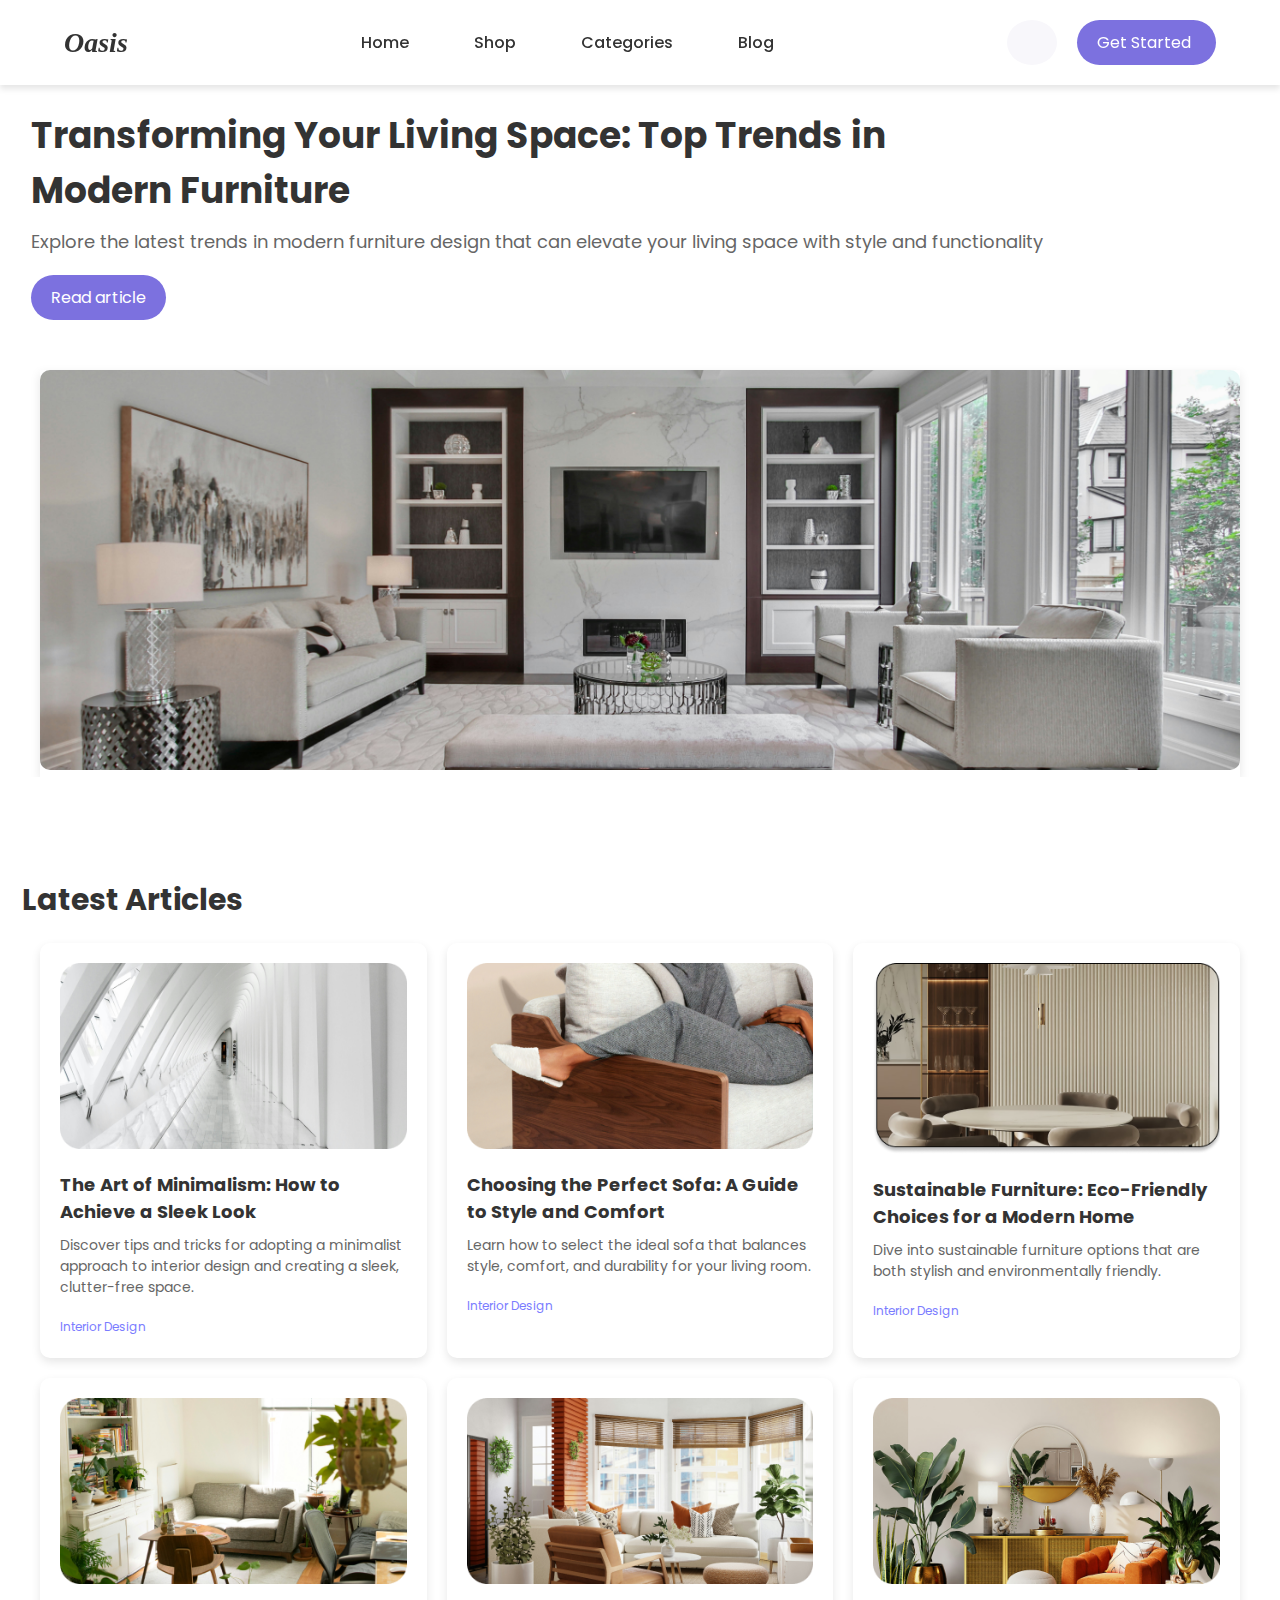
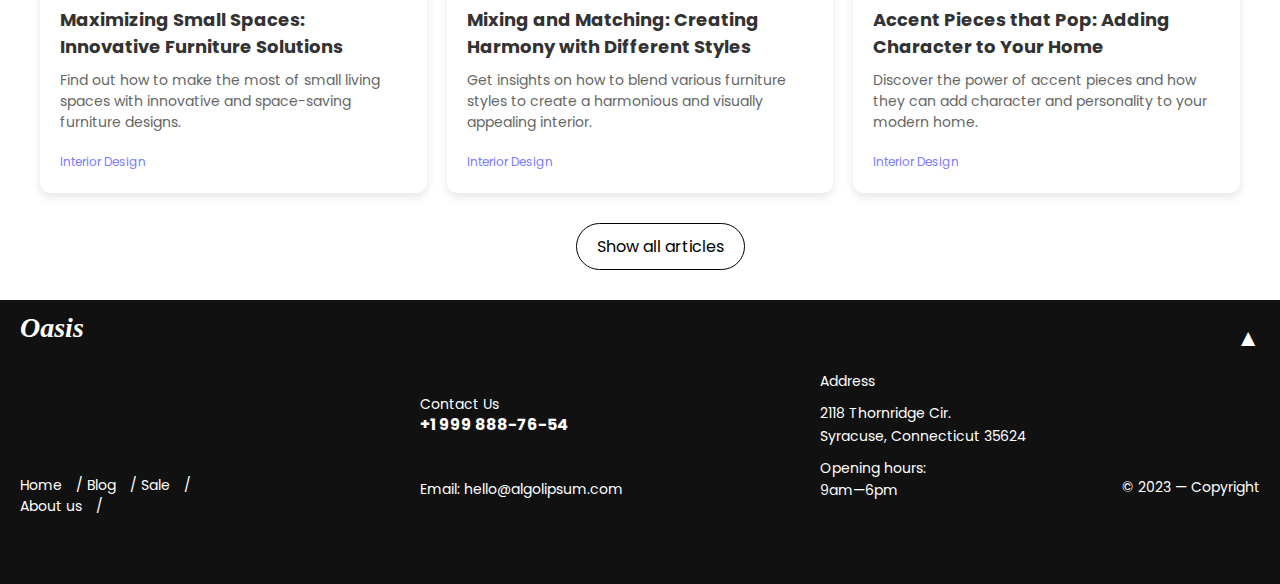
<file: Blog.html>
<!DOCTYPE html>
<html lang="en">
<head>
    <meta charset="UTF-8">
    <meta name="viewport" content="width=device-width, initial-scale=1.0">
    <title>Oasis</title>
    <link rel="stylesheet" href="blog.css">
    <link rel="stylesheet" href="https://unpkg.com/boxicons@latest/css/boxicons.min.css">
    <link rel="stylesheet" href="https://cdnjs.cloudflare.com/ajax/libs/font-awesome/6.6.0/css/all.min.css"
        integrity="sha512-Kc323vGBEqzTmouAECnVceyQqyqdsSiqLQISBL29aUW4U/M7pSPA/gEUZQqv1cwx4OnYxTxve5UMg5GT6L4JJg=="
        crossorigin="anonymous" referrerpolicy="no-referrer" />

    <link rel="preconnect" href="https://fonts.googleapis.com">
    <link rel="preconnect" href="https://fonts.gstatic.com" crossorigin>
    <link
        href="https://fonts.googleapis.com/css2?family=Poppins:ital,wght@0,100;0,200;0,300;0,400;0,500;0,600;0,700;0,800;0,900;1,100;1,200;1,300;1,400;1,500;1,600;1,700;1,800;1,900&display=swap"
        rel="stylesheet">
</head>
<body>
     <!-- Header -->
     <header>
        <div class="container">
            <div class="logo">Oasis</div>
            <nav>
                <ul class="nav-links" id="navLinks">
                    <li><a href="index.html">Home</a></li>
                    <li><a href="cart.html">Shop</a></li>
                    <li><a href="indexx.html">Categories</a></li>
                    <li><a href="blog.html">Blog</a></li>
                </ul>
            </nav>

            <div class="menu-icon" id="menuIcon">
                <i class="fa-solid fa-bars" id="openIcon"></i>
                <i class="fa-solid fa-times" id="closeIcon"></i>

            </div>

            <div class="actions">
                <a href="#" class="cart-icon">
                    <i class="fa-solid fa-cart-shopping"></i>
                </a>
                <a href="login.html" class="btn">Get Started <i class="fa-solid fa-arrow-right"></i></a>
            </div>

        </div>

    </header>

    <!-- Hero Section -->
    <section class="header-section">
        <div class="content-container">
            <h1>Transforming Your Living Space: Top Trends in <br>Modern Furniture</h1>
            <p>Explore the latest trends in modern furniture design that can elevate your living space with style and functionality</p>
            <a href="#" class="btn1">Read article</a>
        </div>
    </section>

    <section class="image-section">
        <div class="image-container">
            <img src="Picture.png" alt="Modern Living Room Design">
        </div>
    </section>

    <section class="articles-section"></section>
        <h2>Latest Articles</h2>
        <div class="articles-container">
            <div class="article">
                <img src="image2.png" alt="Minimalism Article">
                <h3>The Art of Minimalism: How to Achieve a Sleek Look</h3>
                <p>Discover tips and tricks for adopting a minimalist approach to interior design and creating a sleek, clutter-free space.</p>
                <a href="#">Interior Design</a>
            </div>

            <div class="article">
                <img src="image3.png" alt="Perfect Sofa Article">
                <h3>Choosing the Perfect Sofa: A Guide to Style and Comfort</h3>
                <p>Learn how to select the ideal sofa that balances style, comfort, and durability for your living room.</p>
                <a href="#">Interior Design</a>
            </div>

            <div class="article">
                <img src="image4.png" alt="Sustainable Furniture Article">
                <h3>Sustainable Furniture: Eco-Friendly Choices for a Modern Home</h3>
                <p>Dive into sustainable furniture options that are both stylish and environmentally friendly.</p>
                <a href="#">Interior Design</a>
            </div>

            <div class="article">
                <img src="image5.png" alt="Small Spaces Article">
                <h3>Maximizing Small Spaces: Innovative Furniture Solutions</h3>
                <p>Find out how to make the most of small living spaces with innovative and space-saving furniture designs.</p>
                <a href="#">Interior Design</a>
            </div>

            <div class="article">
                <img src="image6.png" alt="Mixing Styles Article">
                <h3>Mixing and Matching: Creating Harmony with Different Styles</h3>
                <p>Get insights on how to blend various furniture styles to create a harmonious and visually appealing interior.</p>
                <a href="#">Interior Design</a>
            </div>

            <div class="article">
                <img src="image7.png" alt="Accent Pieces Article">
                <h3>Accent Pieces that Pop: Adding Character to Your Home</h3>
                <p>Discover the power of accent pieces and how they can add character and personality to your modern home.</p>
                <a href="#">Interior Design</a>
            </div>
        </div>
        <div class="btn-container">
            <a href="#" class="btn2">Show all articles</a>
        </div>
    </section>

    <!-- Footer -->

    <footer class="footer">
        <div class="footer-container">
            <div class="footer-left">
                <h1 class="footer-logo">Oasis</h1>
                <div class="footer-nav">
                    <a href="#">Home</a> / 
                    <a href="#">Blog</a> / 
                    <a href="#">Sale</a> / <br>
                    <a href="#">About us</a> /
                </div>
            </div>
            <div class="footer-middle">
                <p>Contact Us</p>
                <p class="phone-number">+1 999 888-76-54</p>
                <p class="email">Email: <a href="mailto:hello@algolipsum.com">hello@algolipsum.com</a></p>
            </div>
            <div class="footer-right">
                <p>Address</p>
                <p>2118 Thornridge Cir.<br> Syracuse, Connecticut 35624</p>
                <p>Opening hours: <br>9am—6pm</p>
            </div>
        </div>
        <div class="footer-bottom">
            <p>&copy; 2023 — Copyright</p>
        </div>
        <div class="footer-back-to-top">
            <a href="#top">&#x25B2;</a>
        </div>
    </footer>
</body>
</html>
</file>
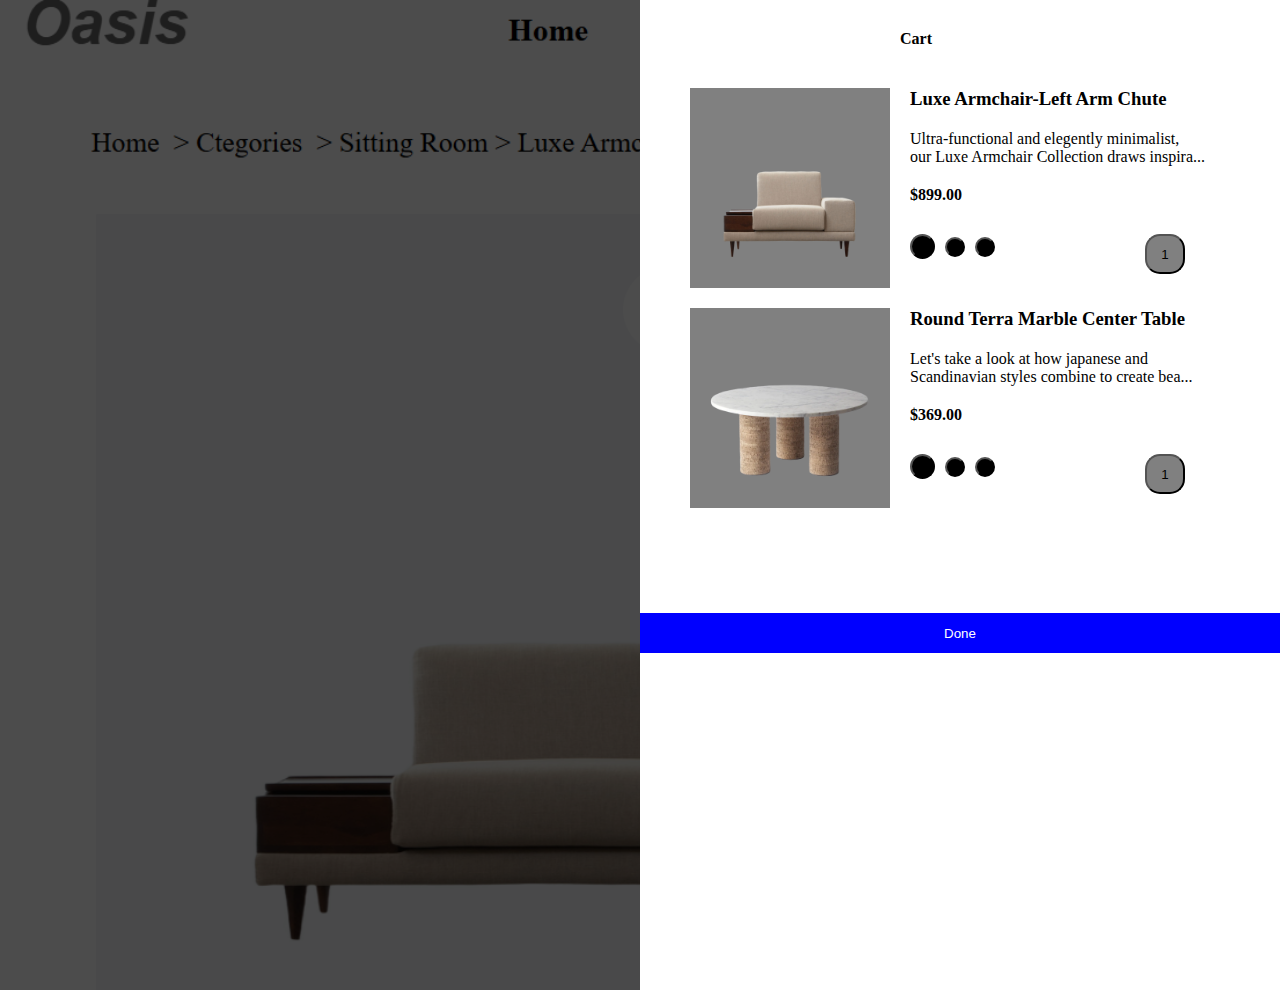
<file: cart.html>
<!DOCTYPE html>
<html lang="en">

<head>
    <meta charset="UTF-8">
    <meta name="viewport" content="width=device-width, initial-scale=1.0">
    <title>Document</title>
    <link rel="stylesheet" href="https://cdnjs.cloudflare.com/ajax/libs/font-awesome/6.6.0/css/all.min.css"
        integrity="sha512-Kc323vGBEqzTmouAECnVceyQqyqdsSiqLQISBL29aUW4U/M7pSPA/gEUZQqv1cwx4OnYxTxve5UMg5GT6L4JJg=="
        crossorigin="anonymous" referrerpolicy="no-referrer" />
    <style>
        * {
            margin: 0;
            padding: 0;
        }

        .main {
            height: 110vh;
            width: 100%;
            display: flex;

        }

        .main1 {
            height: 110vh;
            width: 50%;
            background-size: cover;
            background-image: url(carts.png);
            background-repeat: no-repeat;
            background-size: cover;
            background-color: rgba(0, 0, 0, 0.7);


        }

        .mainlogin {
            height: 100%;
            width: 100%;
            z-index: -1;
            background-color: rgba(0, 0, 0, 0.7);
        }

        .main2 {
            height: 110vh;
            width: 50%;
            background-color: white;

        }

        .main11 {
            width: 657px;
        }

        .box {
            display: flex;
            gap: 10px;
            margin-left: 183px;
            margin-bottom: 50px;
        }
        @media only screen and (max-width: 768px) {
    /* Container adjustments */
    .main {
        padding: 0;
    }

    .main1, .main2 {
        width: 100%;
        margin: 0;
    }

    .login-info {
        padding: 0 10px;
    }

    .info {
        flex-direction: column;
        justify-content: center;
        align-items: center;
    }

    .info a {
        margin: 0;
    }

    .info i {
        margin: 10px 0;
    }

    .info h4 {
        margin: 10px 0;
        text-align: center;
    }

    /* Cart item adjustments */
    .cart1 {
        flex-direction: column;
        align-items: center;
        width: 100%;
        height: auto;
        margin: 10px 0 ;
        padding: 10px;
        box-shadow: 0 2px 5px rgba(0,0,0,0.1);
    }

    .cart11 {
        margin-left: 7px;
        width: 100%;
        height: auto;
        display: flex;
        justify-content: center;
    }

    .cart11 img {
        width: 150px;
        height: 150px;
    }

    .cart12 {
        margin: 10px 0;
        text-align: center;
    }

    .cart12 h3 {
        font-size: 1rem;
    }

    .cart12 p {
        font-size: 0.9rem;
    }

    /* Quantity buttons adjustment */
    .cart12 div {
        justify-content: center;
    }

    .cart12 button {
        margin: 5px;
    }

    /* Done button adjustments */
    .login-info a button {
        width: 100%;
        margin-top: 30px;
    }
    .cart13{
        margin-top: 231px;
        margin-left: -1px;

    }
    .cart13 .img{
        margin-left: 7px;

    }
    .bbb{
        margin-top: 443px;
    }
}

    </style>
</head>

<body>
    <div class="main">
        <div class="main1">
            <div class="mainlogin">
            </div>
        </div>
        <div class="main2">
            <div class="login-info" style="margin-top: 30px;">
                <div class="info" style="display: flex;align-items: center;margin-bottom: 40px;">
                    <a href="index.html" style="text-decoration: none;color: black;">
                        <i class="fa-solid fa-xmark" style="margin-top: 0px;margin-left: 15px; margin-right: 245px;"></i></a>
                    <h4>Cart</h4>
                </div>
                <div class="cart1" style="display: flex; height: 200px; width: 90%;background-color: white;">
                    <div class="cart11" style="height: 200px; width: 200px;background-color:gray;margin-left:50px;">
                        <img src="cart1.png" style="height: 200px; width: 200px;">
                    </div>
                    <div class="cart12" style="margin-left: 20px;"> 
                        <h3>Luxe Armchair-Left Arm Chute</h3>
                        <p style="padding: 20px 0;">Ultra-functional and elegently minimalist,<br>our Luxe Armchair Collection draws inspira...</p>
                        <p style="padding-bottom: 30px;"><b>$899.00</b></p>
                        <div style="display: flex;">
                            <button style="height: 25px; width:25px;border-radius: 50%;background-color: black;"></button>
                            <button style="height: 20px; width:20px;border-radius: 50%;background-color: black;margin: 3px 10px;"></button>
                            <button style="height: 20px; width:20px;border-radius: 50%;background-color: black; margin-top: 3px;"></button>
                            <button style="height: 40px; width:40px;border-radius: 15px;background-color:gray;margin-left: 150px;">1</button>
                        </div>
                       
                        </div>
                    </div>
                    <div class="cart1"
                        style="display: flex; height: 200px; width: 90%;background-color: white;margin-top: 20px;">
                        <div class="cart13" style="height: 200px; width: 200px;background-color:gray;margin-left:50px;">
                            <img src="top13.png" style="height: 200px; width: 200px;">

                        </div>
                        <div class="cart12" style="margin-left: 20px;"> 
                            <h3>Round Terra Marble Center Table</h3>
                            <p style="padding: 20px 0;">Let's take a look at how japanese and <br>Scandinavian styles combine to create bea...</p>
                            <p style="padding-bottom: 30px;"><b>$369.00</b></p>
                            <div style="display: flex;">
                                <button style="height: 25px; width:25px;border-radius: 50%;background-color: black;"></button>
                                <button style="height: 20px; width:20px;border-radius: 50%;background-color: black;margin: 3px 10px;"></button>
                                <button style="height: 20px; width:20px;border-radius: 50%;background-color: black; margin-top: 3px;"></button>
                                <button style="height: 40px; width:40px;border-radius: 15px;background-color:gray;margin-left: 150px;">1</button>
                            </div>
                           
                            </div>
                    </div>


                    <a href="index.html"><button class="bbb" style="width:100%;height: 40px;background-color: blue;color: white;border: none;margin-top: 105px;">Done</button></a>






                </div>
            </div>
</body>

</html>
</file>
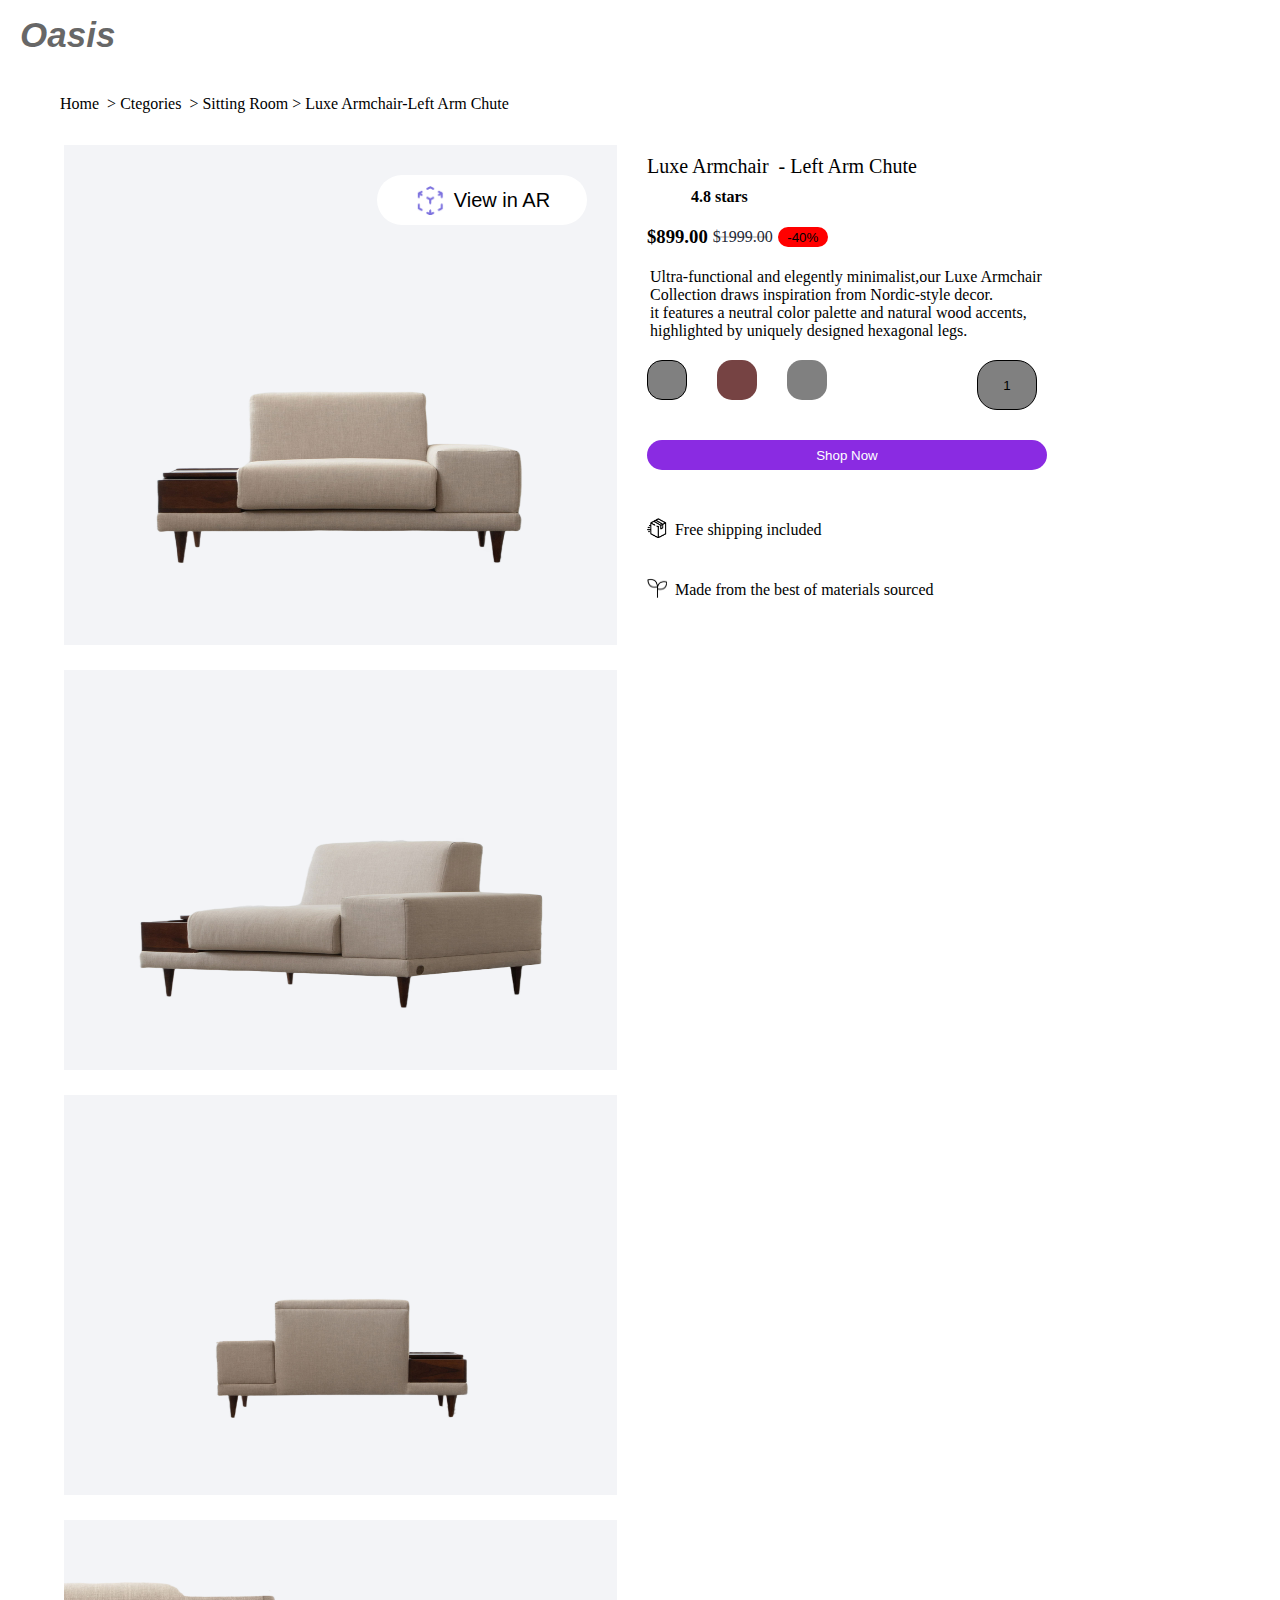
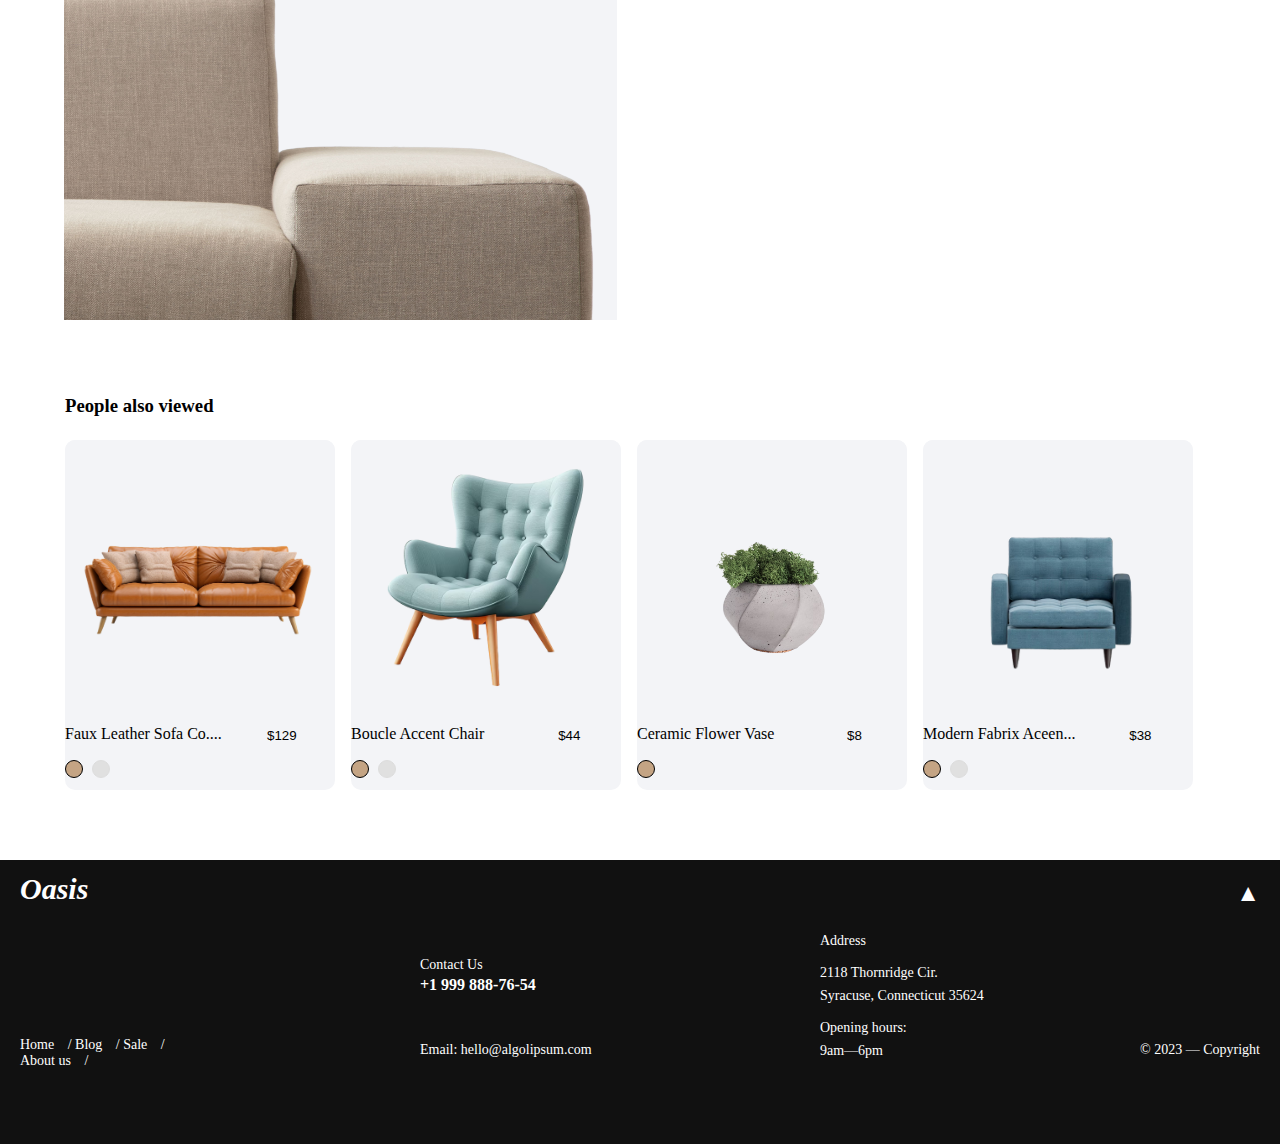
<file: cartpage.html>
<!DOCTYPE html>
<html lang="en">

<head>
    <meta charset="UTF-8">
    <meta name="viewport" content="width=device-width, initial-scale=1.0">
    <title>cart</title>
    <link rel="stylesheet" href="cartpage.css">
    <link rel="stylesheet" href="https://cdnjs.cloudflare.com/ajax/libs/font-awesome/6.6.0/css/all.min.css"
        integrity="sha512-Kc323vGBEqzTmouAECnVceyQqyqdsSiqLQISBL29aUW4U/M7pSPA/gEUZQqv1cwx4OnYxTxve5UMg5GT6L4JJg=="
        crossorigin="anonymous" referrerpolicy="no-referrer" />
</head>

<body>

    <div class="navbar">
        <div class="icon">
            <h2 class="logo">Oasis</h2>
        </div>
        <div class="menu">
            <i class="fa-solid fa-bars"></i>
        </div>
    </div>
    <div class="ct">
        <div style="height: 50px;margin-left: 60px;">Home &nbsp;>&nbsp;Ctegories &nbsp;>&nbsp;Sitting
            Room&nbsp;>&nbsp;Luxe Armchair-Left Arm Chute</div>
        <div class="ct1">
            <div class="ct11">
                <div class="ct11-1">
                    <button>
                        <img src="cartlogo.png" style="height: 30px;width: 30px;margin-left: 0px;">
                        <p style="font-size: 20px;padding-left: 10px;">View in AR</p>
                    </button>
                    <img src="cart1.png" style="width: 100%;height: 400px;">
                </div>
                <div class="ct11-2">
                    <img src="cart2.png" style="width: 100%;height: 400px;">

                </div>
                <div class="ct11-3">
                    <img src="cart3.png" style="width: 100%;height: 400px;">

                </div>
                <div class="ct11-4">
                    <img src="cart4.png" style="width: 100%;height: 400px;">

                </div>
            </div>
            <div class="ct22">
                <div class="ct22-1">
                    <p style="font-size: 20px;padding-left: 10px;margin-top: 10px;">Luxe Armchair &nbsp;-&nbsp;Left Arm
                        Chute</p>
                    <div class="ic" style="display: flex;margin-top: 10px;margin-left: 10px;">
                        <i class="fa-solid fa-star" style="color: yellow;"></i>&nbsp;&nbsp;
                        <i class="fa-solid fa-star" style="color: yellow;"></i>&nbsp;&nbsp;
                        <i class="fa-solid fa-star" style="color: yellow;"></i>&nbsp;&nbsp;

                        <i class="fa-solid fa-star" style="color: yellow;"></i>&nbsp;&nbsp;
                        <i class="fa-solid fa-star"></i>&nbsp;&nbsp;&nbsp;
                        <h4>4.8 stars</h4>


                    </div>
                    <div class="ct22-2" style="display: flex;margin-top: 20px;margin-left: 10px;">
                        <h3>$899.00</h3>
                        <p class="line">

                        </p>
                        <button style="width: 50px;height: 20px;margin-top: 1px; background-color: red;">-40%</button>
                    </div>
                    <p style="margin: 20px 0 20px 13px;">
                        Ultra-functional and elegently minimalist,our Luxe Armchair<br> Collection draws inspiration
                        from Nordic-style decor.<br>it features a neutral color palette and natural wood
                        accents,<br>highlighted by uniquely designed hexagonal legs.
                    </p>
                    <div class="btns" style="display: flex;padding: 0 10px;height: 50px;">
                        <button
                            style="background-color: gray;height: 40px;width: 40px;border-radius: 15px;border: 1px solid black;margin-top: 0px;"><i
                                class="fa-solid fa-check"></i></button>
                        <button
                            style="background-color: rgb(118, 67, 67);height: 40px;width: 40px;border-radius: 15px;margin-top: 0px;"></button>
                        <button
                            style="background-color: gray;height: 40px;width: 40px;border-radius: 15px;margin-top:0px"></button>
                        <button
                            style="background-color: gray;height: 50px;width: 60px;border-radius: 20px;border: 1px solid black;margin-left: 120px;margin-top: 0px;">1</button>
                    </div>
                    <a href="checkout.html"><button
                        style="width: 400px;height: 30px;background-color: blueviolet;color: white;margin-right: 30px;">Shop
                        Now</button></a>

                </div>
                <div class="ct33"
                    style="display: flex;align-items: center;height:40px;width:300px;margin-top: 100px; margin-left: 10px;">
                    <div class="34">
                        <img src="icon1.png" style="height: 20px;width:20px;">&nbsp;&nbsp;
                    </div>
                    <div class="35">
                        Free shipping included
                    </div>
                </div>
                <div class="ct33"
                    style="display: flex;align-items: center;height:40px;width:300px;margin-top:20px; margin-left: 10px;">
                    <div class="34">
                        <img src="icon2.png" style="height: 20px;width:20px;">&nbsp;&nbsp;
                    </div>
                    <div class="35">
                        Made from the best of materials sourced
                    </div>
                </div>

            </div>
        </div>
    </div>
    <div class="tops">
        
           

<div class="top1">
<div class="top1-2">
<h3 style="padding-top: 30px;">People also viewed</h3>
<button class="btn1" style="border:none;margin-right: -65px;">
<p style="margin-right: 20px;"><a href="#"><i class="fa-solid fa-arrow-left-long"></i></a></p>

<p><a href="#"><i class="fa-solid fa-arrow-right-long"></i></a></p>
</button>
</div>
<div class="tops" style="margin-bottom: 70px;">
<div class="top3">
    <div class="tp31">
        <div class="tp13">
            <img src="top1.png" style="height:260px;width: 264px;"><br>

        </div>
        <div class="tp13-1">
            <p style="margin-top: 5px;margin-right: 30px;">Faux Leather Sofa Co....</p>
            <button class="btn5">$129</button>
        </div>
        <div class="colors">
            <span class="color-circle" style="background-color: #c4a484;border:1px solid"></span>
            <span class="color-circle" style="background-color: #e0e0e0;"></span>

        </div>


    </div>
    <div class="tp31">
        <div class="tp13">
            <img src="top2.png" style="height:270px;width: 262px;">
        </div>
        <div class="tp13-1">
            <p style="margin-top: 5px;margin-right: 55px;">Boucle Accent Chair</p>
            <button class="btn5">$44</button>
        </div>
        <div class="colors">
            <span class="color-circle" style="background-color: #c4a484;border:1px solid"></span>
            <span class="color-circle" style="background-color: #e0e0e0;"></span>

        </div>

    </div>
    <div class="tp31">
        <div class="tp13">
            <img src="top3.png" style="height:250px;width: 265px;">
        </div>
        <div class="tp13-1">
            <p style="margin-top: 5px;margin-right: 50px;">Ceramic Flower Vase</p>
            <button class="btn5">$8</button>
        </div>
        <div class="colors">
            <span class="color-circle" style="background-color: #c4a484;border:1px solid"></span>

        </div>

    </div>
    <div class="tp31">
        <div class="tp13">
            <img src="top4.png" style="height:250px;width: 284px;">
        </div>
        <div class="tp13-1">
            <p style="margin-top: 5px;margin-right: 35px;">Modern Fabrix Aceen...</p>
            <button class="btn5">$38</button>
        </div>
        <div class="colors">
            <span class="color-circle" style="background-color: #c4a484;border:1px solid"></span>
            <span class="color-circle" style="background-color: #e0e0e0;"></span>

        </div>

    </div> 
</div>
</div>
</div>
</div>



<!-- Footer -->

<footer class="footer">
<div class="footer-container">
    <div class="footer-left">
        <h3 class="footer-logo">Oasis</h3>
        <div class="footer-nav">
            <a href="#">Home</a> /
            <a href="#">Blog</a> /
            <a href="#">Sale</a> / <br>
            <a href="#">About us</a> /
        </div>
    </div>
    <div class="footer-middle">
        <p>Contact Us</p>
        <p class="phone-number">+1 999 888-76-54</p>
        <p class="email">Email: <a href="mailto:hello@algolipsum.com">hello@algolipsum.com</a></p>
    </div>
    <div class="footer-right">
        <p>Address</p>
        <p>2118 Thornridge Cir.<br> Syracuse, Connecticut 35624</p>
        <p>Opening hours: <br>9am—6pm</p>
    </div>
</div>
<div class="footer-bottom">
    <p>&copy; 2023 — Copyright</p>
</div>
<div class="footer-back-to-top">
    <a href="#top">&#x25B2;</a>
</div>
</footer>


</body>

</html>
</file>
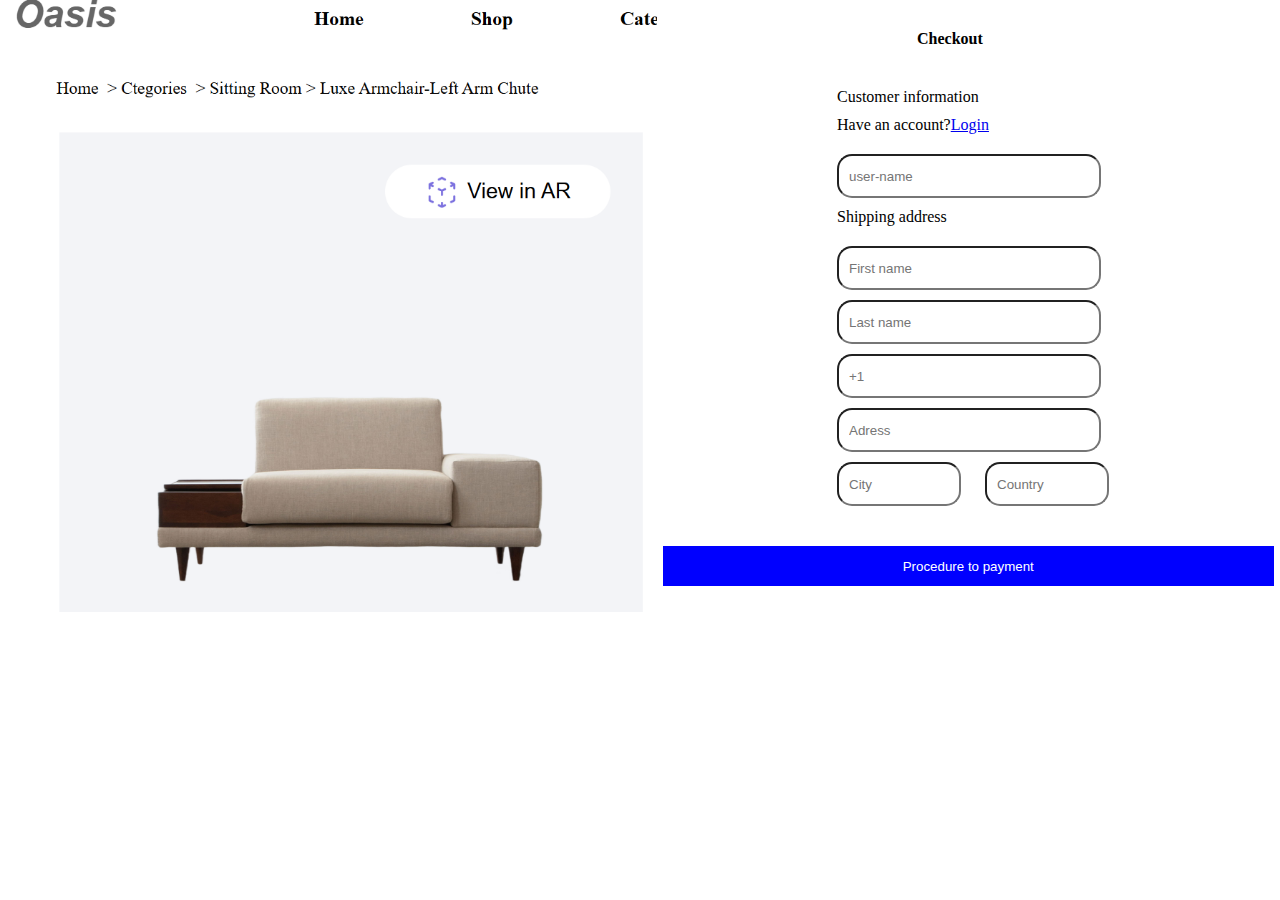
<file: checkout.html>
<!DOCTYPE html>
<html lang="en">
<head>
    <meta charset="UTF-8">
    <meta name="viewport" content="width=device-width, initial-scale=1.0">
    <title>Document</title>
    <link rel="stylesheet" href="https://cdnjs.cloudflare.com/ajax/libs/font-awesome/6.6.0/css/all.min.css"
    integrity="sha512-Kc323vGBEqzTmouAECnVceyQqyqdsSiqLQISBL29aUW4U/M7pSPA/gEUZQqv1cwx4OnYxTxve5UMg5GT6L4JJg=="
    crossorigin="anonymous" referrerpolicy="no-referrer"/>
    <style>
        *{
            margin:0;
            padding: 0;
        }
        .main{
            height: 100vh;
            width: 100%;
            display: flex;
        
        }
        .maain1{
            height: 100vh;
            width: 50%;
            background-size: cover;

        
        }
        .main2{
            height: 100vh;
            width: 50%;
            background-color: white;
        
        }
        .main11{
            width: 657px;
        }
       
    </style>
</head>
<body>
    <div class="main">
        <div class="main1">
<img src="carts.png" class="main11">
        </div>
        <div class="main2">
            <div class="login-info" style="margin-top: 30px;">
                <div class="info" style="display: flex;align-items: center;margin-bottom: 40px;">
                    <a href="index.html" style="text-decoration: none;color: black;">
                        <i class="fa-solid fa-xmark" style="margin-top: 0px;margin-left: 15px; margin-right: 245px;"></i></a>
                <h4>Checkout</h4>
            </div>
            <p style="font-weight: 15px;margin-left: 180px;margin-bottom: 10px;">Customer information</p>
            <p style="font-weight: 10px;margin-left: 180px;margin-bottom: 20px;">Have an account?<span><a href="login.html">Login</a></span></p>
            
                <input type="text" placeholder="user-name" style="width: 250px;height: 40px;border-radius: 15px;margin-left: 180px;margin-bottom: 10px;padding-left:10px;">
            
            <p style="font-weight: 10px;margin-left: 180px;margin-bottom: 20px;">Shipping address </p>
                <input type="text" placeholder="First name" style="width: 250px;height: 40px;border-radius: 15px;margin-left: 180px;margin-bottom: 10px;padding-left:10px;">
                  <br>              
                <input type="text" placeholder="Last name"style="width: 250px;height: 40px;border-radius: 15px;margin-left: 180px;margin-bottom: 10px;padding-left:10px;">
                
               <div class="type">
                <input type="number" placeholder="+1"style="width: 250px;height: 40px;border-radius: 15px;margin-left: 180px;margin-bottom: 10px;padding-left:10px;">
                
            </div>
                <input type="text" placeholder="Adress"style="width: 250px;height: 40px;border-radius: 15px;margin-left: 180px;margin-bottom: 10px;padding-left:10px;">
                <input type="text" placeholder="City"style="width: 110px;height: 40px;border-radius: 15px;margin-left: 180px;margin-bottom: 10px;padding-left:10px;">
                <input type="text" placeholder="Country"style="width: 110px;height: 40px;border-radius: 15px;margin-left: 20px;margin-bottom:40px;padding-left:10px;">

<button style="width: 98%;height: 40px;background-color: blue;color: white;margin-left: 6px;border: none;"><a href="payment.html" style="text-decoration: none ;color: white;">Procedure to payment</a></button>





        </div>
    </div>
</body>
</html>
</file>
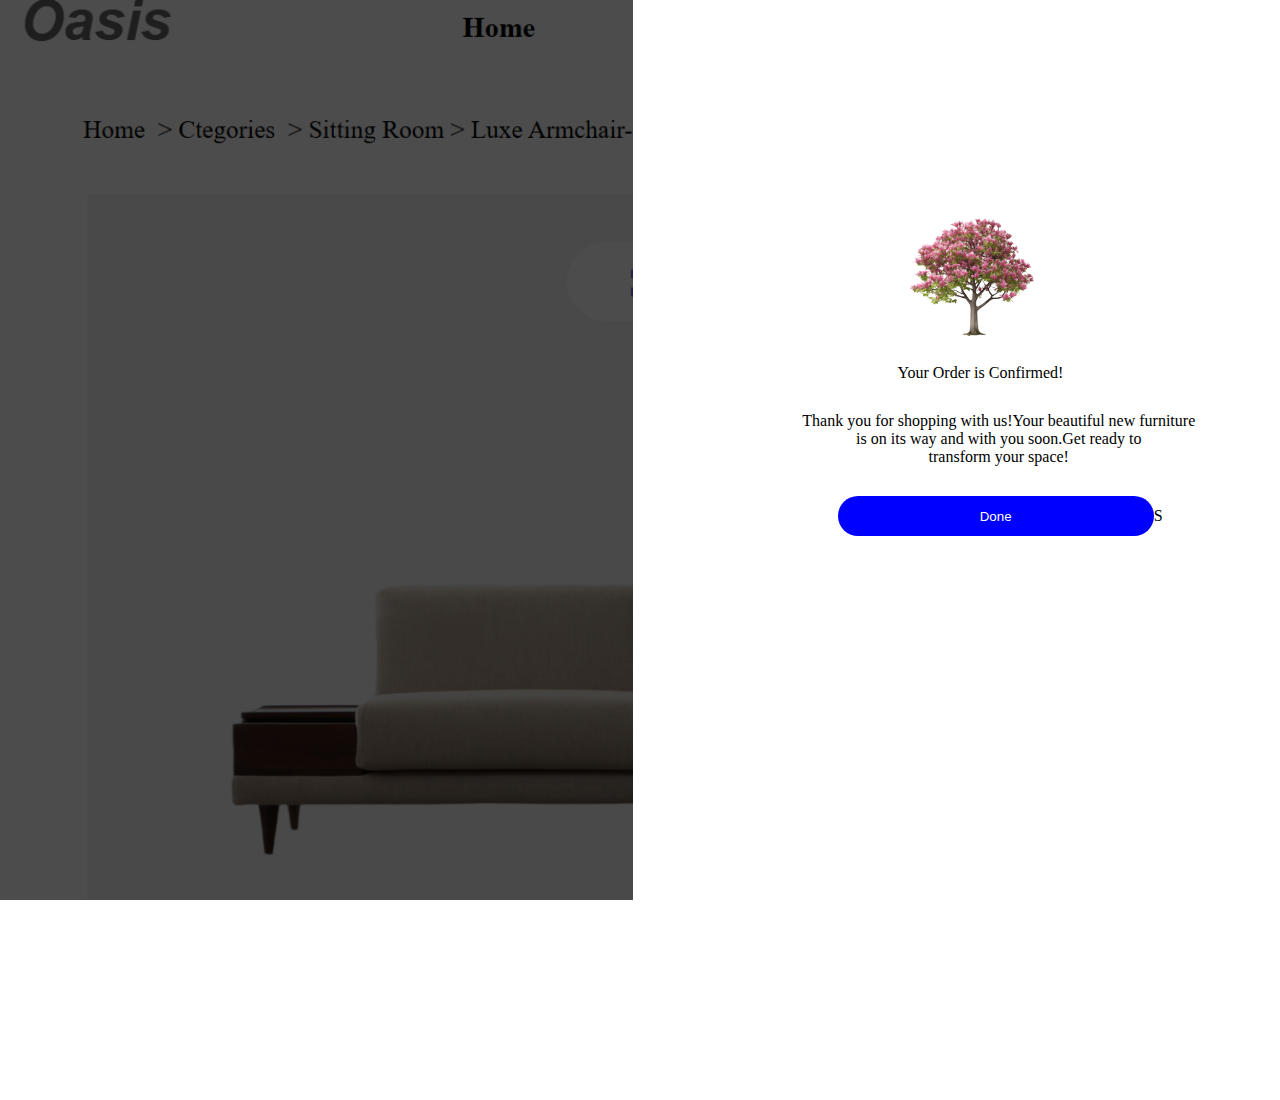
<file: conform.html>
<!DOCTYPE html>
<html lang="en">
<head>
    <meta charset="UTF-8">
    <meta name="viewport" content="width=device-width, initial-scale=1.0">
    <title>Document</title>
    <link rel="stylesheet" href="https://cdnjs.cloudflare.com/ajax/libs/font-awesome/6.6.0/css/all.min.css"
    integrity="sha512-Kc323vGBEqzTmouAECnVceyQqyqdsSiqLQISBL29aUW4U/M7pSPA/gEUZQqv1cwx4OnYxTxve5UMg5GT6L4JJg=="
    crossorigin="anonymous" referrerpolicy="no-referrer"/>
    <style>
        *{
            margin:0;
            padding: 0;
        }
        .main{
            height: 100vh;
            width: 100%;
            display: flex;
        
        }
        .main1{
            height: 100vh;
            width: 50%;
            background-size: cover;
            background-image: url(carts.png);
            background-repeat: no-repeat;
            background-size: cover;
            background-color: rgba(0,0,0,0.7);

        
        }
        .mainlogin{
    height: 100%;
    width: 100%;
    z-index: -1;
    background-color:rgba(0, 0, 0, 0.7);
}
        .main2{
            height: 100vh;
            width: 50%;
            background-color: white;
            margin-top: 200px;
        
        }
        .main11{
            width: 657px;
        }
        .box{
      display: flex;
      gap: 10px;
      margin-left: 183px;
      margin-bottom: 50px;
}
       
    </style>
</head>
<body>
    <div class="main">
        <div class="main1">
            <div class="mainlogin">

            </div>
        </div>
        <a href="index.html" style="text-decoration: none;color: black;">
            <i class="fa-solid fa-xmark" style="margin-top: 40px;margin-left: 15px;"></i></a>

        <div class="main2">
            <img src="conform.png" style="height: 150px;width: 150px;margin-left: 250px;margin-bottom: 10px;">
            <p style="font-weight: 30px;margin-left: 250px;margin-bottom: 30px;">Your Order is Confirmed!</p>
            <p style="font-weight: 10px;margin-left: 70px;margin-bottom: 30px;text-align: center;">Thank you for shopping with us!Your beautiful new furniture<br>is on its way and with you soon.Get ready to <br>transform your space!</p>


            
<a href="index.html"><button style="width: 50%;height: 40px;background-color: blue;color: white;margin-left: 190px;border: none;border-radius: 20px;">Done</button></a>S





        
    </div>
</body>
</html>
</file>
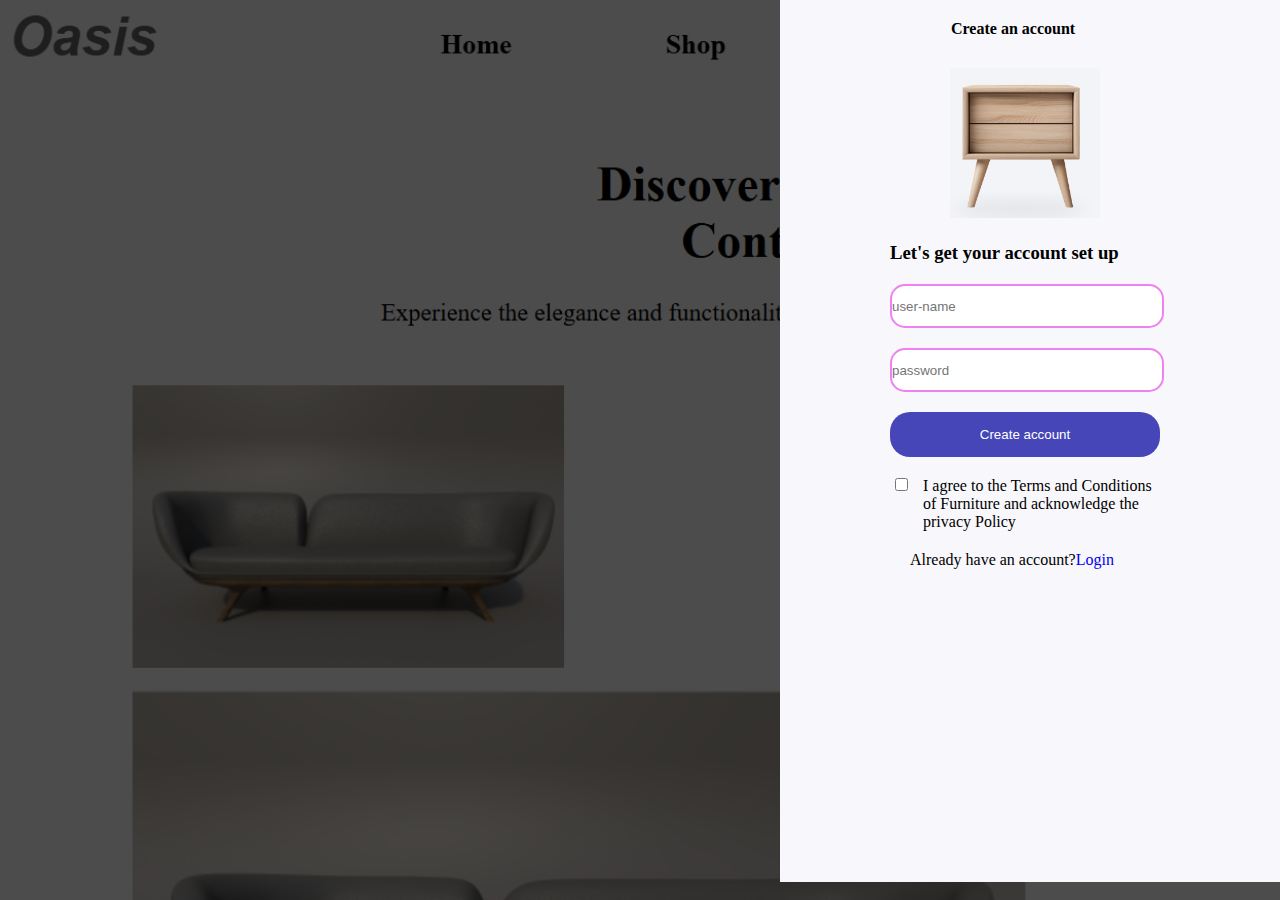
<file: create.html>
<!DOCTYPE html>
<html lang="en">

<head>
    <meta charset="UTF-8">
    <meta name="viewport" content="width=device-width, initial-scale=1.0">
    <title>login</title>
    <link rel="stylesheet" href="https://cdnjs.cloudflare.com/ajax/libs/font-awesome/6.6.0/css/all.min.css"
        integrity="sha512-Kc323vGBEqzTmouAECnVceyQqyqdsSiqLQISBL29aUW4U/M7pSPA/gEUZQqv1cwx4OnYxTxve5UMg5GT6L4JJg=="
        crossorigin="anonymous" referrerpolicy="no-referrer" />
        <style>
            *{
    margin: 0;
    padding: 0;

}
.login{
    background-image: url('login.png') ;
    height: 100%;
    width: 100%;
    position: absolute;
    top:0;
    left: 0;
    background-size: cover;
    background-repeat: no-repeat;

}
.mainlogin{
    height: 100%;
    width: 100%;
    z-index: -1;
    background-color:rgba(0, 0, 0, 0.7);
}
.login-info{
    width: 500px;
    height:98%;
    background-color:#f8f7fb;
    float: right;
    align-items: center;
}
h4{
    padding: 20px 190px 30px 156px;
}
.img{
    width: 150px;
    height: 150px;
    margin-left: 170px;
    margin-bottom: 20px;

}
h3{
    margin-left: 110px;
    margin-bottom: 20px;
}
.text1{
    height: 40px;
    width: 270px;
    margin-left: 110px;
    margin-bottom: 20px;
    border-radius: 15px;
    border: 2px solid violet;
}
.text2{
    height: 40px;
    width: 270px;
    margin-left: 110px;
    margin-bottom: 20px;
    border-radius: 15px;
    border: 2px solid violet;
}


.btn1{
height: 45px;
width: 270px;
margin-left: 110px;
border-radius: 20px;
background-color: rgb(70, 70, 184);
border: none;
color: white;
margin-bottom: 20px;

}

    

.box{
      display: flex;
      gap: 15px;
      margin-left: 115px;
      margin-bottom: 20px;
}

        
        
        
        .last{
            margin-left: 130px;
        }
        span{
            color: rgb(70, 70, 184);
        }
        .info{
            display: flex;
            width: 100%;
        }
        </style>
        
</head>

<body>
    <div class="login">
        <div class="mainlogin">
<div class="login-info">
    <div class="info">
    <i class="fa-solid fa-xmark" style="margin-top: 18px;margin-left: 15px;"></i>
    <h4>Create an account</h4>
</div>
        <img src="img6.png" class="img">
        <h3>Let's get your account set up</h3>
            
            <input type="text"  placeholder="user-name" class="text1"><br>
            <input type="Password"  placeholder="password"class="text2">
<button class="btn1"><a href="index.html" style="text-decoration: none;color: white;">Create account</a></button><br>
<div class="box">
  <div class=box1><input type="checkbox"></div>
  <div class="box2">I agree to the Terms and Conditions <br>of 
                       Furniture and acknowledge the <br>privacy
                          Policy</div>
                          </div>
         <p class="last">Already have an account?<span><a href="login.html" style=text-decoration:none>Login</a></span></p>

           



    </div>        

</div>     
    </div>
    </body>
    </html>
</file>
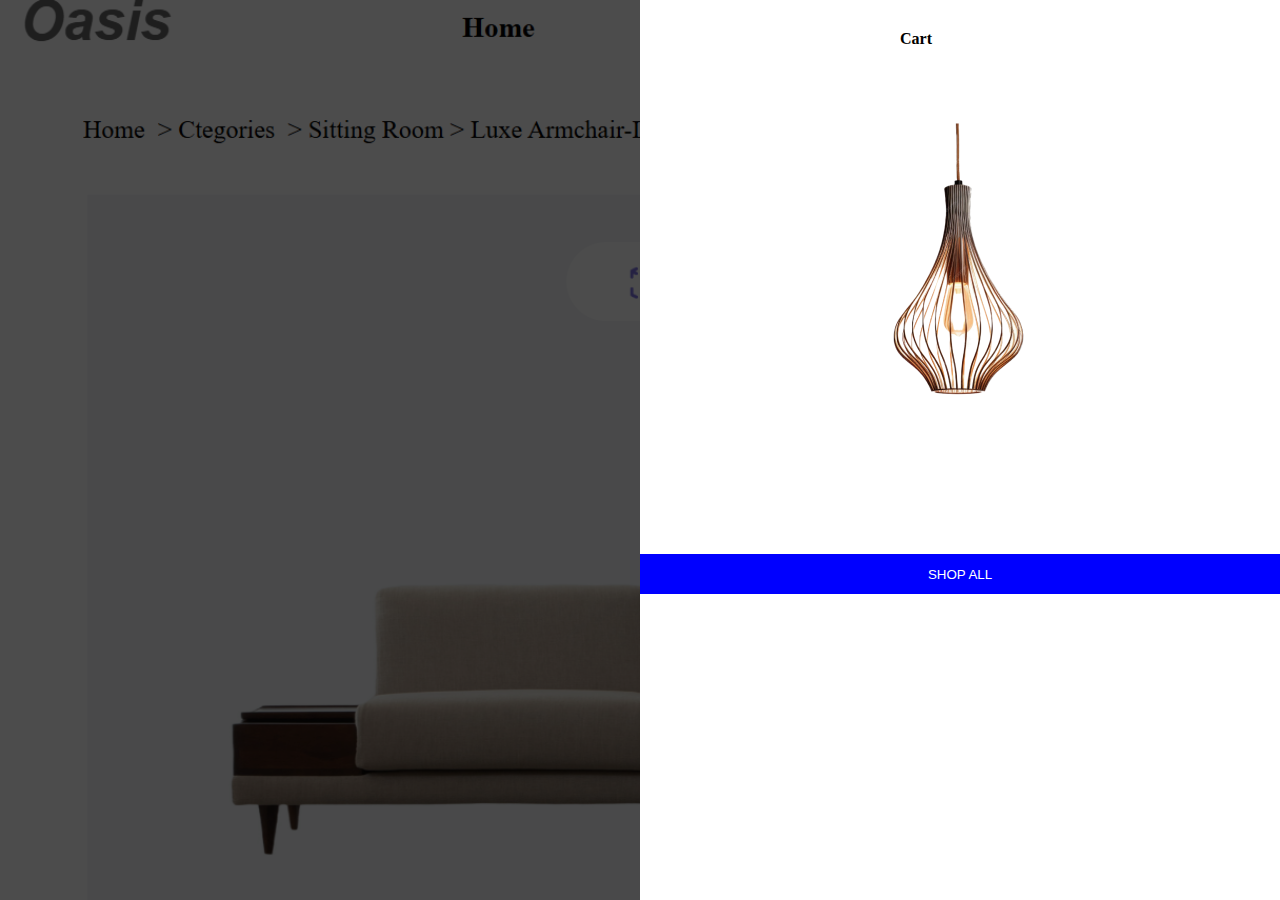
<file: emptycart.html>
<!DOCTYPE html>
<html lang="en">

<head>
    <meta charset="UTF-8">
    <meta name="viewport" content="width=device-width, initial-scale=1.0">
    <title>Document</title>
    <link rel="stylesheet" href="https://cdnjs.cloudflare.com/ajax/libs/font-awesome/6.6.0/css/all.min.css"
        integrity="sha512-Kc323vGBEqzTmouAECnVceyQqyqdsSiqLQISBL29aUW4U/M7pSPA/gEUZQqv1cwx4OnYxTxve5UMg5GT6L4JJg=="
        crossorigin="anonymous" referrerpolicy="no-referrer" />
    <style>
        * {
            margin: 0;
            padding: 0;
        }

        .main {
            height: 100vh;
            width: 100%;
            display: flex;

        }

        .main1 {
            height: 100vh;
            width: 50%;
            background-size: cover;
            background-image: url(carts.png);
            background-repeat: no-repeat;
            background-size: cover;
            background-color: rgba(0, 0, 0, 0.7);


        }

        .mainlogin {
            height: 100%;
            width: 100%;
            z-index: -1;
            background-color: rgba(0, 0, 0, 0.7);
        }

        .main2 {
            height: 100vh;
            width: 50%;
            background-color: white;

        }

        .main11 {
            width: 657px;
        }

        .box {
            display: flex;
            gap: 10px;
            margin-left: 183px;
            margin-bottom: 50px;
        }
    </style>
</head>

<body>
    <div class="main">
        <div class="main1">
            <div class="mainlogin">
            </div>
        </div>
        <div class="main2">
            <div class="login-info" style="margin-top: 30px;">
                <div class="info" style="display: flex;align-items: center;margin-bottom: 40px;">
                    <a href="index.html" style="text-decoration: none;color: black;">
                        <i class="fa-solid fa-xmark" style="margin-top: 0px;margin-left: 15px; margin-right: 245px;"></i></a>
                    <h4>Cart</h4>
                </div>
                <div class="imges" style="margin-left: 170px;margin-top: 75px;">
                    <img src="empty.png">
                </div>


                <button
                    style="width:100%;height: 40px;background-color: blue;color: white;border: none;margin-top: 126px;"><a
                        href="checkout.html" style="text-decoration: none;color: white;">SHOP ALL</a></button>






            </div>
</body>

</html>
</file>
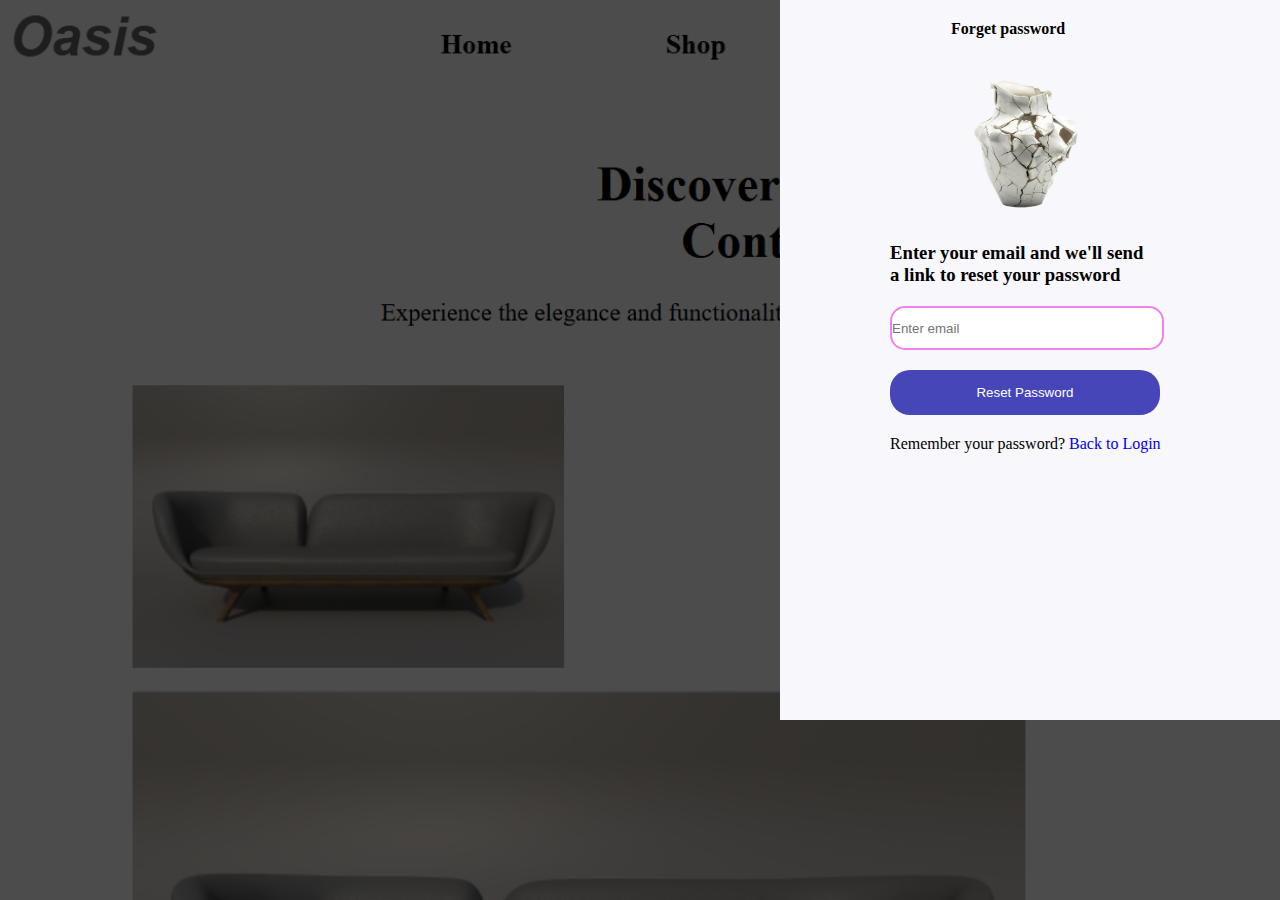
<file: forget.html>
<!DOCTYPE html>
<html lang="en">

<head>
    <meta charset="UTF-8">
    <meta name="viewport" content="width=device-width, initial-scale=1.0">
    <title>login</title>
    <link rel="stylesheet" href="https://cdnjs.cloudflare.com/ajax/libs/font-awesome/6.6.0/css/all.min.css"
        integrity="sha512-Kc323vGBEqzTmouAECnVceyQqyqdsSiqLQISBL29aUW4U/M7pSPA/gEUZQqv1cwx4OnYxTxve5UMg5GT6L4JJg=="
        crossorigin="anonymous" referrerpolicy="no-referrer" />
        <style>
            *{
    margin: 0;
    padding: 0;

}
.login{
    background-image: url('login.png') ;
    height: 100%;
    width: 100%;
    position: absolute;
    top:0;
    left: 0;
    background-size: cover;
    background-repeat: no-repeat;

}
.mainlogin{
    height: 100%;
    width: 100%;
    z-index: -1;
    background-color:rgba(0, 0, 0, 0.7);
}
.login-info{
    width: 500px;
    height:80%;
    background-color:#f8f7fb;
    float: right;
    align-items: center;
}
h4{
    padding: 20px 190px 30px 156px;
}
.img{
    width: 150px;
    height: 150px;
    margin-left: 170px;
    margin-bottom: 20px;

}
h3{
    margin-left: 110px;
    margin-bottom: 20px;
}
.text1{
    height: 40px;
    width: 270px;
    margin-left: 110px;
    margin-bottom: 20px;
    border-radius: 15px;
    border: 2px solid violet;
}


.btn1{
height: 45px;
width: 270px;
margin-left: 110px;
border-radius: 20px;
background-color: rgb(70, 70, 184);
border: none;
color: white;
margin-bottom: 20px;

}

    

.box{
      display: flex;
      gap: 15px;
      margin-left: 115px;
      margin-bottom: 30px;
}

        
        
        
        .last{
            margin-left: 110px;
        }
        span{
            color: rgb(70, 70, 184);
        }
        .info{
            display: flex;
            width: 100%;
        }
        </style>
        
</head>

<body>
    <div class="login">
        <div class="mainlogin">
<div class="login-info">
    <div class="info">
    <i class="fa-solid fa-xmark" style="margin-top: 18px;margin-left: 15px;"></i>
    <h4>Forget password</h4>
</div>
        <img src="forgetpassword.png" class="img">
        <h3>Enter your email and we'll send <br>a link to reset your password</h3>
            
            <input type="email"  placeholder="Enter email" class="text1"><br>
<button class="btn1"><a href="login.html" style="text-decoration: none;color: white;">Reset Password</a></button><br>

         <p class="last">Remember your password?<span><a href="login.html" style=text-decoration:none> Back to Login</a></span></p>

           



    </div>        

</div>     
    </div>
    </body>
    </html>
</file>
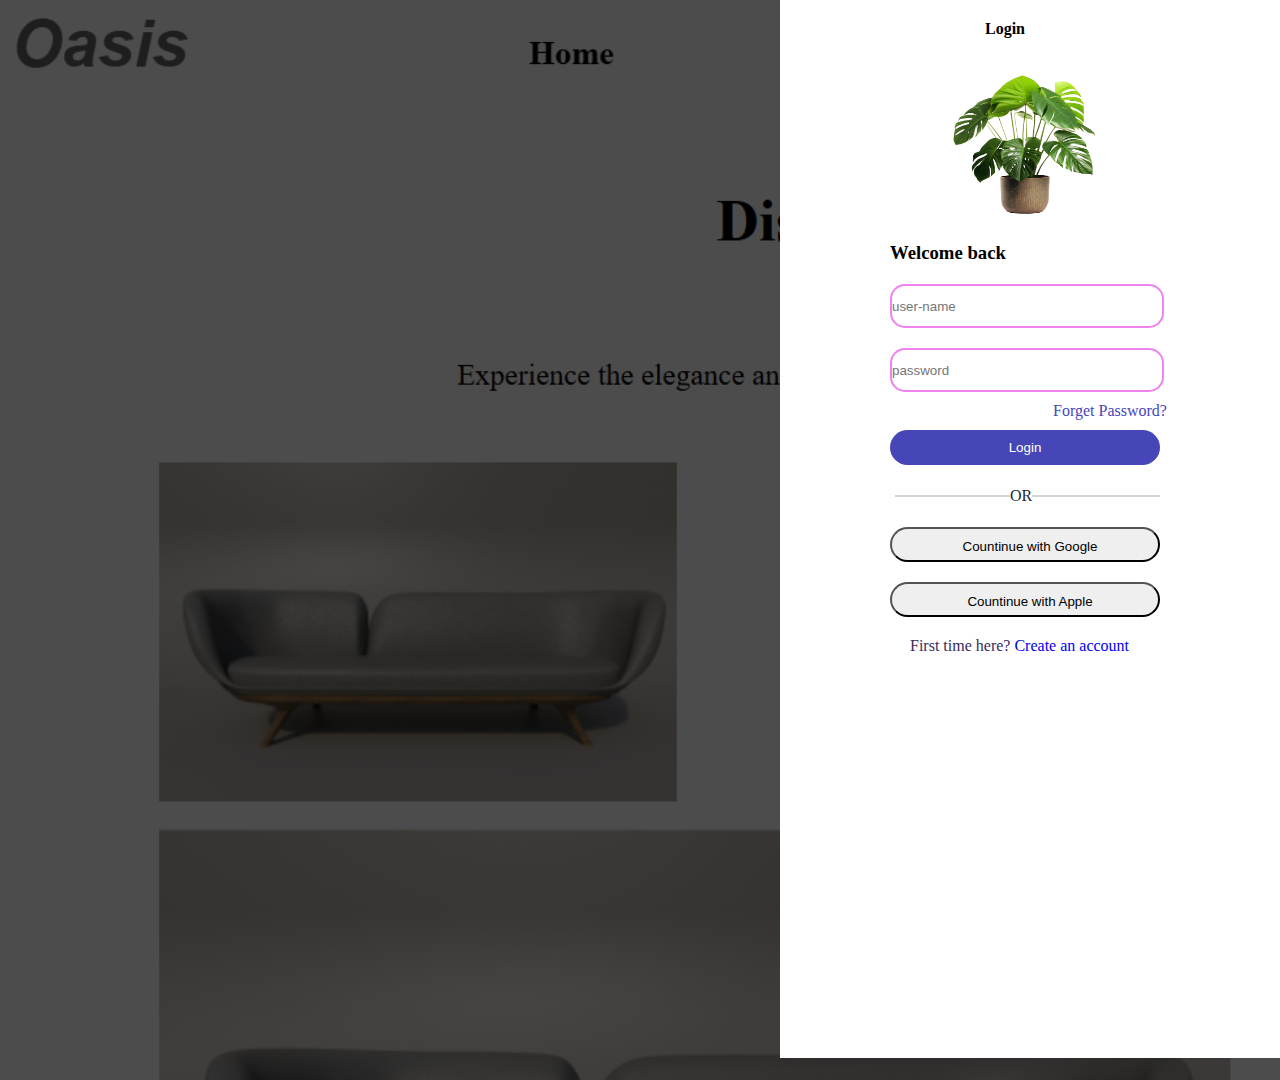
<file: login.html>
<!DOCTYPE html>
<html lang="en">

<head>
    <meta charset="UTF-8">
    <meta name="viewport" content="width=device-width, initial-scale=1.0">
    <title>login</title>
    <link rel="stylesheet" href="login-css.css">
    <link rel="stylesheet" href="https://cdnjs.cloudflare.com/ajax/libs/font-awesome/6.6.0/css/all.min.css"
        integrity="sha512-Kc323vGBEqzTmouAECnVceyQqyqdsSiqLQISBL29aUW4U/M7pSPA/gEUZQqv1cwx4OnYxTxve5UMg5GT6L4JJg=="
        crossorigin="anonymous" referrerpolicy="no-referrer" />
</head>

<body>
    <div class="login">
        <div class="mainlogin">
<div class="login-info">
    <div class="info">
    <i class="fa-solid fa-xmark" style="margin-top: 18px;margin-left: 15px;"></i>
    <h4>Login</h4>
</div>
        <img src="login img.png" class="img">
        <h3>Welcome back</h3>
            
            <input type="text"  placeholder="user-name" class="text1"><br>
            <input type="Password"  placeholder="password"class="text2">
<p><a href="forget.html" style="text-decoration: none;"><span>Forget Password?</span></a></p>
<button class="btn1"><a href="index.html" style="text-decoration: none;color: white;">Login</a></button>
<div class="linemain">
    <div class="line">

    </div>
   </div>
         <button class="btn2">
            <i class="fa-brands fa-google" style="color: blue;padding-right: 10px;font-size: 20px;"></i>

           Countinue with Google
         </button>
         <button class="btn3">
            <i class="fa-brands fa-apple" style="color: black;padding-right: 10px;font-size: 20px;"></i>
            Countinue with Apple
         </button>
         
         <p class="last">First time here?<span> <a href="create.html" style="text-decoration: none;">Create an account</a></span></p>

           



    </div>        

</div>     
    </div>
    </body>
    </html>
</file>
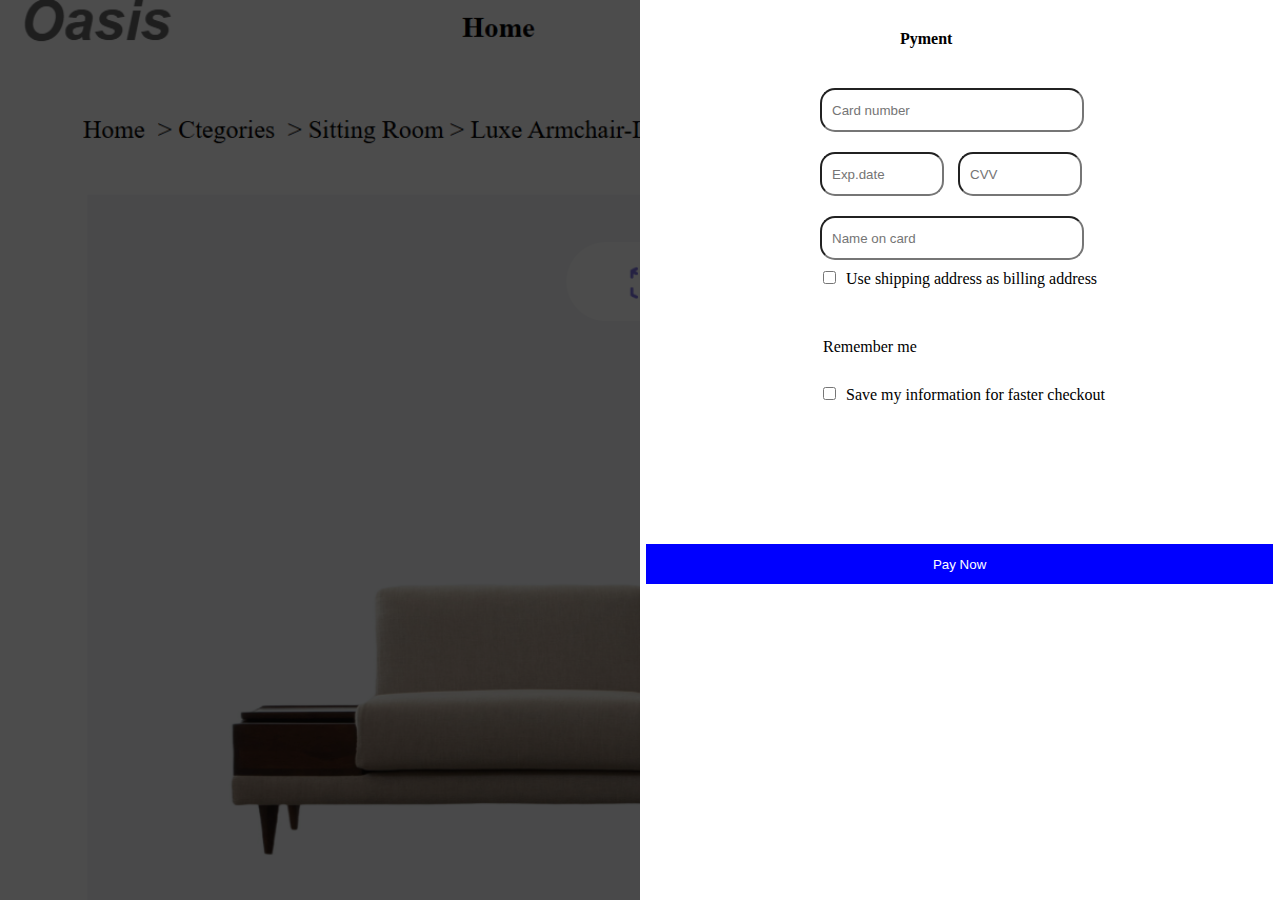
<file: payment.html>
<!DOCTYPE html>
<html lang="en">
<head>
    <meta charset="UTF-8">
    <meta name="viewport" content="width=device-width, initial-scale=1.0">
    <title>Document</title>
    <link rel="stylesheet" href="https://cdnjs.cloudflare.com/ajax/libs/font-awesome/6.6.0/css/all.min.css"
    integrity="sha512-Kc323vGBEqzTmouAECnVceyQqyqdsSiqLQISBL29aUW4U/M7pSPA/gEUZQqv1cwx4OnYxTxve5UMg5GT6L4JJg=="
    crossorigin="anonymous" referrerpolicy="no-referrer"/>
    <style>
        *{
            margin:0;
            padding: 0;
        }
        .main{
            height: 100vh;
            width: 100%;
            display: flex;
        
        }
        .main1{
            height: 100vh;
            width: 50%;
            background-size: cover;
            background-image: url(carts.png);
            background-repeat: no-repeat;
            background-size: cover;
            background-color: rgba(0,0,0,0.7);

        
        }
        .mainlogin{
    height: 100%;
    width: 100%;
    z-index: -1;
    background-color:rgba(0, 0, 0, 0.7);
}
        .main2{
            height: 100vh;
            width: 50%;
            background-color: white;
        
        }
        .main11{
            width: 657px;
        }
        .box{
      display: flex;
      gap: 10px;
      margin-left: 183px;
      margin-bottom: 50px;
}
       
    </style>
</head>
<body>
    <div class="main">
        <div class="main1">
            <div class="mainlogin">
        </div>
        </div>
        <div class="main2">
            <div class="login-info" style="margin-top: 30px;">
                <div class="info" style="display: flex;align-items: center;margin-bottom: 40px;">
                    <a href="index.html" style="text-decoration: none;color: black;">
                <i class="fa-solid fa-xmark" style="margin-top: 0px;margin-left: 15px; margin-right: 245px;"></i></a>
                <h4>Pyment</h4>
            </div>
            
                <input type="text" placeholder="Card number" style="width: 250px;height: 40px;border-radius: 15px;margin-left: 180px;margin-bottom: 20px;padding-left:10px;"><br>
                <input type="text" placeholder="Exp.date"style="width: 110px;height: 40px;border-radius: 15px;margin-left: 180px;margin-bottom:20px;padding-left:10px;">
                <input type="text" placeholder="CVV"style="width: 110px;height: 40px;border-radius: 15px;margin-left: 10px;margin-bottom:20px;padding-left:10px;"><br>


                <input type="text" placeholder="Name on card" style="width: 250px;height: 40px;border-radius: 15px;margin-left: 180px;margin-bottom: 10px;padding-left:10px;">
                <div class="box">
                    <div class=box1><input type="checkbox"></div>
                    <div class="box2">Use shipping address as billing address</div>
                                            </div>
                                            <p style="font-weight: 10px;margin-left: 183px;margin-bottom: 30px;">Remember me </p>

                                            <div class="box" style="margin-bottom: 140px;">
                                                <div class=box1><input type="checkbox"></div>
                                                <div class="box2">Save my information for faster checkout</div>
                                                                        </div>
<button style="width: 98%;height: 40px;background-color: blue;color: white;margin-left: 6px;border: none;"><a href="conform.html" style="text-decoration: none; color: white;" >Pay Now</a></button>





        </div>
    </div>
</body>
</html>
</file>
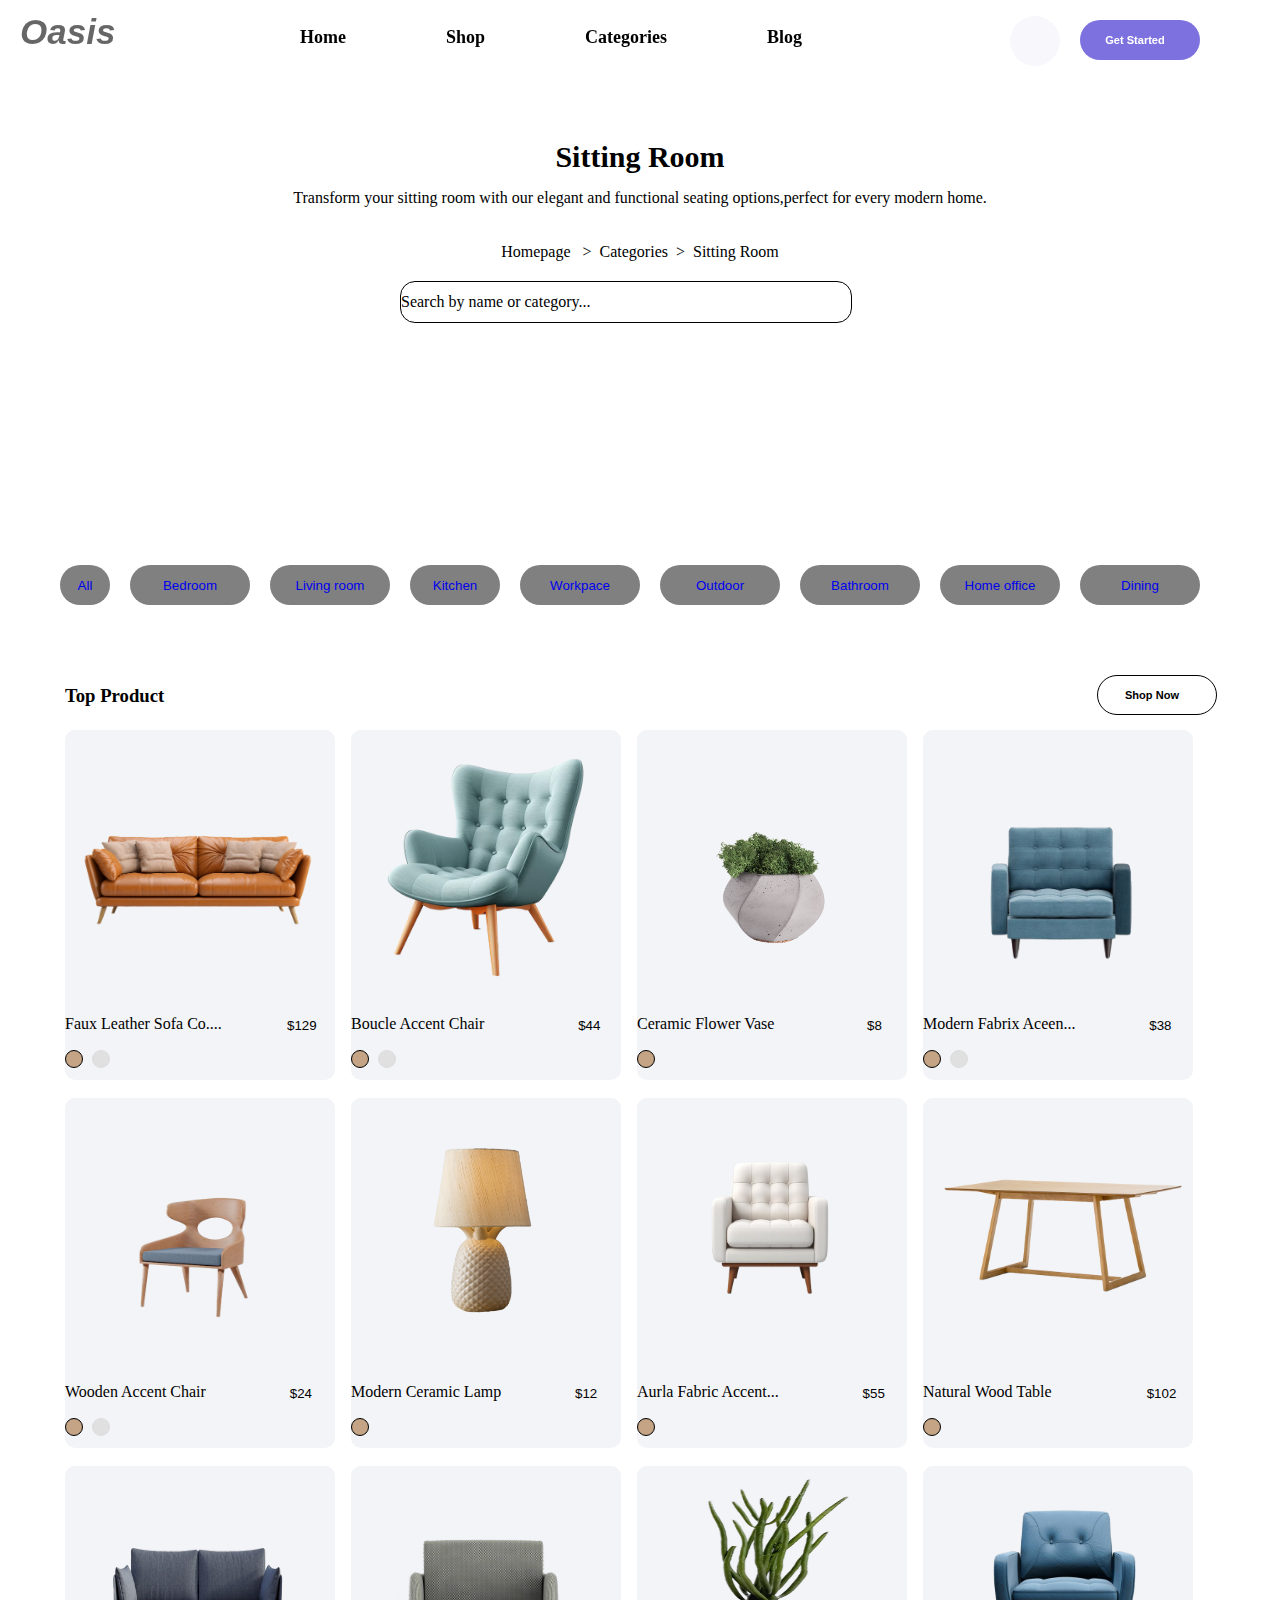
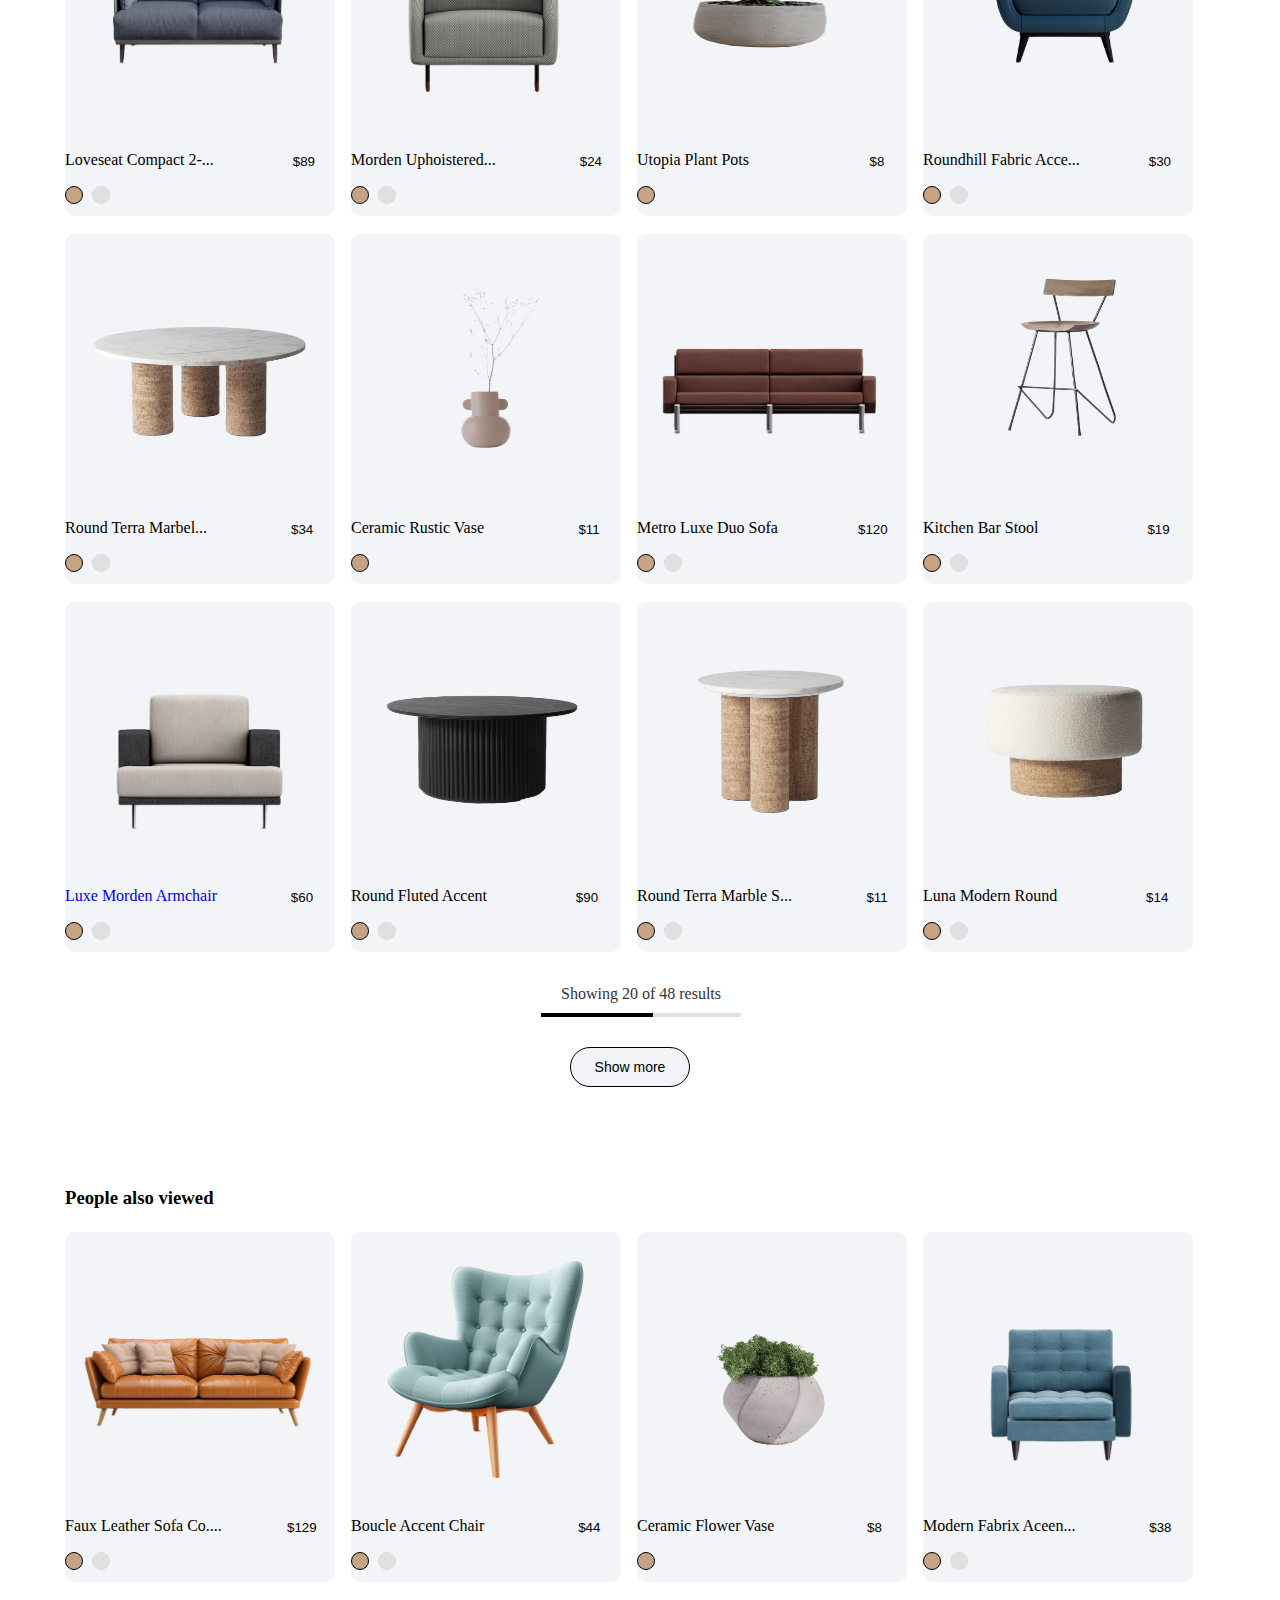
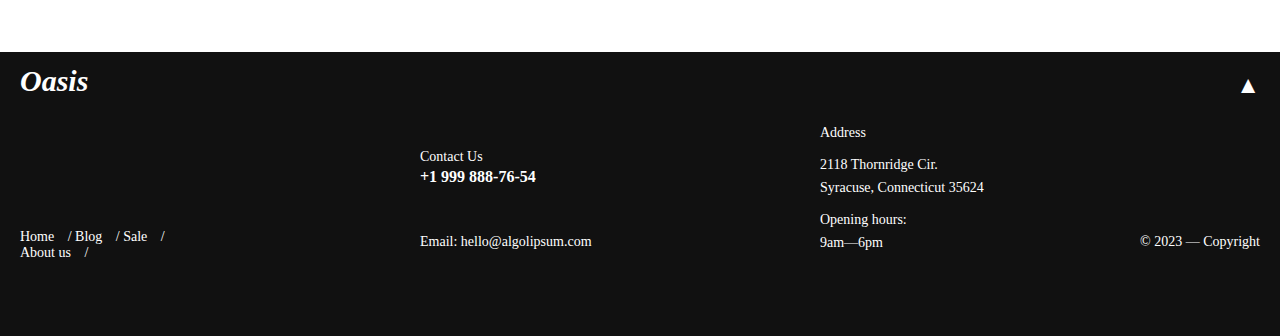
<file: sittingroom.html>
<!DOCTYPE html>
<html lang="en">

<head>
    <meta charset="UTF-8">
    <meta name="viewport" content="width=device-width, initial-scale=1.0">
    <title>e commerce</title>
    <link rel="stylesheet" href="sittingroom.css">
    <link rel="stylesheet" href="https://cdnjs.cloudflare.com/ajax/libs/font-awesome/6.6.0/css/all.min.css"
        integrity="sha512-Kc323vGBEqzTmouAECnVceyQqyqdsSiqLQISBL29aUW4U/M7pSPA/gEUZQqv1cwx4OnYxTxve5UMg5GT6L4JJg=="
        crossorigin="anonymous" referrerpolicy="no-referrer" />
</head>

<body>
    <div class="header">
        <div class="navbar">
            <div class="icon">
                <h2 class="logo">Oasis</h2>
            </div>
            <div class="menu">
                <ul>
                    <li><a href="index.html">Home</a></li>
                    <li><a href="sittingroom.html">Shop</a></li>
                    <li><a href="index.html">Categories</a></li>
                    <li><a href="Blog.html">Blog</a></li>


                </ul>
            </div>
            <div class="cart">
               <a href="cart.html"> <i class="fa-solid fa-cart-shopping" style="padding: 15px;color:#8377df;"></i></a>
            </div>

            <a href="login.html" style="text-decoration: none;"><button>
                <h5>Get Started</h5>
                <p><i
                            class="fa-solid fa-arrow-right-long"></i></p>


            </button></a>

        </div>
        <!-- main text -->
        <div class="main-text">
            <h1 class="sit1" style="font-size: 30px;margin-bottom: 15px;">Sitting Room</h1>
            <p>Transform your sitting room with our elegant and functional seating options,perfect for every modern
                home.</p><br><br>
            <p>Homepage &nbsp; >&nbsp; Categories &nbsp;> &nbsp;Sitting Room</p>
        </div>
        <div class="searchbar">

            Search by name or category...
            <div class="icon">
               <a href="cartpage.html"> <i class="fa-solid fa-magnifying-glass" style="margin-top: 30px; margin-left: 170px;"></i></a>
            </div>

        </div>



    </div>

    <!-- designing -->
    <section class="design">
        <div class="btn3">

            <button style="width:50px;"><a href="#">All</a></button>
            <button><a href="#">Bedroom</a></button>
            <button><a href="#">Living room</a></button>
            <button style="width: 90px;"><a href="#">Kitchen</a></button>
            <button><a href="#">Workpace</a></button>
            <button><a href="#">Outdoor</a></button>
            <button><a href="#">Bathroom</a></button>

            <button><a href="#">Home office</a></button>
            <button><a href="#">Dining</a></button>

        </div>

    </section>
    <!--topsection  -->
    <section class="top">
        <div class="top1">
            <div class="top1-2">
                <h3 style="padding-top: 30px;">Top Product</h3>
                <button class="btn1">
                    <h5>Shop Now</h5>
                    <p><a href="#"><i class="fa-solid fa-arrow-right-long"></i></a></p>
                </button>
            </div>

            <div class="top1-3">
                <div class="tops">
                    <div class="top3">
                        <div class="tp31">
                            <div class="tp13">
                                <img src="top1.png" style="height:260px;width: 264px;"><br>

                            </div>
                            <div class="tp13-1">
                                <p style="margin-top: 5px;margin-right: 30px;">Faux Leather Sofa Co....</p>
                                <button class="btn5">$129</button>
                            </div>
                            <div class="colors">
                                <span class="color-circle" style="background-color: #c4a484;border:1px solid"></span>
                                <span class="color-circle" style="background-color: #e0e0e0;"></span>

                            </div>


                        </div>
                        <div class="tp31">
                            <div class="tp13">
                                <img src="top2.png" style="height:270px;width: 262px;">
                            </div>
                            <div class="tp13-1">
                                <p style="margin-top: 5px;margin-right: 55px;">Boucle Accent Chair</p>
                                <button class="btn5">$44</button>
                            </div>
                            <div class="colors">
                                <span class="color-circle" style="background-color: #c4a484;border:1px solid"></span>
                                <span class="color-circle" style="background-color: #e0e0e0;"></span>

                            </div>

                        </div>
                        <div class="tp31">
                            <div class="tp13">
                                <img src="top3.png" style="height:250px;width: 265px;">
                            </div>
                            <div class="tp13-1">
                                <p style="margin-top: 5px;margin-right: 50px;">Ceramic Flower Vase</p>
                                <button class="btn5">$8</button>
                            </div>
                            <div class="colors">
                                <span class="color-circle" style="background-color: #c4a484;border:1px solid"></span>

                            </div>

                        </div>
                        <div class="tp31">
                            <div class="tp13">
                                <img src="top4.png" style="height:250px;width: 284px;">
                            </div>
                            <div class="tp13-1">
                                <p style="margin-top: 5px;margin-right: 35px;">Modern Fabrix Aceen...</p>
                                <button class="btn5">$38</button>
                            </div>
                            <div class="colors">
                                <span class="color-circle" style="background-color: #c4a484;border:1px solid"></span>
                                <span class="color-circle" style="background-color: #e0e0e0;"></span>

                            </div>

                        </div>
                    </div><br>
                    <div class="tops">
                        <div class="top3">
                            <div class="tp31">
                                <div class="tp13">
                                    <img src="top5.png" style="height:241px;width: 270px;">
                                </div>
                                <div class="tp13-1">
                                    <p style="margin-top: 5px;margin-right: 45px;">Wooden Accent Chair</p>
                                    <button class="btn5">$24</button>
                                </div>
                                <div class="colors">
                                    <span class="color-circle"
                                        style="background-color: #c4a484;border:1px solid"></span>
                                    <span class="color-circle" style="background-color: #e0e0e0;"></span>

                                </div>

                            </div>
                            <div class="tp31">
                                <div class="tp13">
                                    <img src="top6.png" style="height:239px;width: 262px;">
                                </div>
                                <div class="tp13-1">
                                    <p style="margin-top: 5px;margin-right: 35px;">Modern Ceramic Lamp</p>
                                    <button class="btn5">$12</button>
                                </div>
                                <div class="colors">
                                    <span class="color-circle"
                                        style="background-color: #c4a484;border:1px solid"></span>

                                </div>

                            </div>
                            <div class="tp31">
                                <div class="tp13">
                                    <img src="top7.png" style="height:212px;width: 265px;">
                                </div>
                                <div class="tp13-1">
                                    <p style="margin-top: 5px;margin-right: 45px;">Aurla Fabric Accent...</p>
                                    <button class="btn5">$55</button>
                                </div>
                                <div class="colors">
                                    <span class="color-circle"
                                        style="background-color: #c4a484;border:1px solid"></span>

                                </div>

                            </div>
                            <div class="tp31">
                                <div class="tp13">
                                    <img src="top8.png" style="height:224px;width: 284px;">
                                </div>
                                <div class="tp13-1">
                                    <p style="margin-top: 5px;margin-right: 60px;">Natural Wood Table </p>
                                    <button class="btn5">$102</button>
                                </div>
                                <div class="colors">
                                    <span class="color-circle"
                                        style="background-color: #c4a484;border:1px solid"></span>

                                </div>

                            </div>

                        </div>
                    </div><br>
                    <div class="tops">
                        <div class="top3">
                            <div class="tp31">
                                <div class="tp13">
                                    <img src="top9.png" style="height:241px;width: 270px;">
                                </div>
                                <div class="tp13-1">
                                    <p style="margin-top: 5px;margin-right: 40px;">Loveseat Compact 2-...</p>
                                    <button class="btn5">$89</button>
                                </div>
                                <div class="colors">
                                    <span class="color-circle"
                                        style="background-color: #c4a484;border:1px solid"></span>
                                    <span class="color-circle" style="background-color: #e0e0e0;"></span>

                                </div>

                            </div>
                            <div class="tp31">
                                <div class="tp13">
                                    <img src="top10.png" style="height:239px;width: 262px;">
                                </div>
                                <div class="tp13-1">
                                    <p style="margin-top: 5px;margin-right: 45px;">Morden Uphoistered...</p>
                                    <button class="btn5">$24</button>
                                </div>
                                <div class="colors">
                                    <span class="color-circle"
                                        style="background-color: #c4a484;border:1px solid"></span>
                                    <span class="color-circle" style="background-color: #e0e0e0;"></span>

                                </div>

                            </div>
                            <div class="tp31">
                                <div class="tp13">
                                    <img src="top11.png" style="height:212px;width: 265px;">
                                </div>
                                <div class="tp13-1">
                                    <p style="margin-top: 5px;margin-right: 78px;">Utopia Plant Pots </p>
                                    <button class="btn5">$8</button>
                                </div>
                                <div class="colors">
                                    <span class="color-circle"
                                        style="background-color: #c4a484;border:1px solid"></span>

                                </div>

                            </div>
                            <div class="tp31">
                                <div class="tp13">
                                    <img src="top12.png" style="height:224px;width: 284px;">
                                </div>
                                <div class="tp13-1">
                                    <p style="margin-top: 5px;margin-right: 30px;">Roundhill Fabric Acce...</p>
                                    <button class="btn5">$30</button>
                                </div>
                                <div class="colors">
                                    <span class="color-circle"
                                        style="background-color: #c4a484;border:1px solid"></span>
                                    <span class="color-circle" style="background-color: #e0e0e0;"></span>

                                </div>

                            </div>

                        </div>
                    </div><br>
                    <div class="tops">
                        <div class="top3">
                            <div class="tp31">
                                <div class="tp13">
                                    <img src="top13.png" style="height:241px;width: 270px;">
                                </div>
                                <div class="tp13-1">
                                    <p style="margin-top: 5px;margin-right: 45px;">Round Terra Marbel...</p>
                                    <button class="btn5">$34</button>
                                </div>
                                <div class="colors">
                                    <span class="color-circle"
                                        style="background-color: #c4a484;border:1px solid"></span>
                                    <span class="color-circle" style="background-color: #e0e0e0;"></span>

                                </div>

                            </div>
                            <div class="tp31">
                                <div class="tp13">
                                    <img src="top14.png" style="height:239px;width: 262px;">
                                </div>
                                <div class="tp13-1">
                                    <p style="margin-top: 5px;margin-right: 55px;">Ceramic Rustic Vase</p>
                                    <button class="btn5">$11</button>
                                </div>
                                <div class="colors">
                                    <span class="color-circle"
                                        style="background-color: #c4a484;border:1px solid"></span>

                                </div>

                            </div>
                            <div class="tp31">
                                <div class="tp13">
                                    <img src="top15.png" style="height:212px;width: 265px;">
                                </div>
                                <div class="tp13-1">
                                    <p style="margin-top: 5px;margin-right: 45px;">Metro Luxe Duo Sofa</p>
                                    <button class="btn5">$120</button>
                                </div>
                                <div class="colors">
                                    <span class="color-circle"
                                        style="background-color: #c4a484;border:1px solid"></span>
                                    <span class="color-circle" style="background-color: #e0e0e0;"></span>

                                </div>

                            </div>
                            <div class="tp31">
                                <div class="tp13">
                                    <img src="top16.png" style="height:224px;width: 284px;">
                                </div>
                                <div class="tp13-1">
                                    <p style="margin-top: 5px;margin-right: 70px;">Kitchen Bar Stool</p>
                                    <button class="btn5">$19</button>
                                </div>
                                <div class="colors">
                                    <span class="color-circle"
                                        style="background-color: #c4a484;border:1px solid"></span>
                                    <span class="color-circle" style="background-color: #e0e0e0;"></span>

                                </div>

                            </div>

                        </div>
                    </div><br>
                    <div class="tops">
                        <div class="top3">
                            <div class="tp31">
                                <div class="tp13">
                                    <img src="top18.png" style="height:241px;width: 270px;">
                                </div>
                                <div class="tp13-1">
                                    <a href="cartpage.html" style="text-decoration: none;"><p style="margin-top: 5px;margin-right: 35px;">Luxe Morden Armchair</p></a>
                                    <button class="btn5">$60</button>
                                </div>
                                <div class="colors">
                                    <span class="color-circle"
                                        style="background-color: #c4a484;border:1px solid"></span>
                                    <span class="color-circle" style="background-color: #e0e0e0;"></span>

                                </div>

                            </div>
                            <div class="tp31">
                                <div class="tp13">
                                    <img src="top19.png" style="height:239px;width: 262px;">
                                </div>
                                <div class="tp13-1">
                                    <p style="margin-top: 5px;margin-right: 50px;">Round Fluted Accent</p>
                                    <button class="btn5">$90</button>
                                </div>
                                <div class="colors">
                                    <span class="color-circle"
                                        style="background-color: #c4a484;border:1px solid"></span>
                                    <span class="color-circle" style="background-color: #e0e0e0;"></span>

                                </div>

                            </div>
                            <div class="tp31">
                                <div class="tp13">
                                    <img src="top20.png" style="height:250px;width: 265px;">
                                </div>
                                <div class="tp13-1">
                                    <p style="margin-top: 5px;margin-right: 35px;">Round Terra Marble S...</p>
                                    <button class="btn5">$11</button>
                                </div>
                                <div class="colors">
                                    <span class="color-circle"
                                        style="background-color: #c4a484;border:1px solid"></span>
                                    <span class="color-circle" style="background-color: #e0e0e0;"></span>

                                </div>

                            </div>
                            <div class="tp31">
                                <div class="tp13">
                                    <img src="top21.png" style="height:224px;width: 284px;">
                                </div>
                                <div class="tp13-1">
                                    <p style="margin-top: 5px;margin-right: 50px;">Luna Modern Round</p>
                                    <button class="btn5">$14</button>
                                </div>
                                <div class="colors">
                                    <span class="color-circle"
                                        style="background-color: #c4a484;border:1px solid"></span>
                                    <span class="color-circle" style="background-color: #e0e0e0;"></span>

                                </div>

                            </div>

                        </div>
                    </div>

                </div>




            </div>



            <div class="result">
                <div class="results-text">
                    <p>Showing 20 of 48 results</p>
                </div>

                <div class="progress-bar">
                    <div class="progress"></div>
                </div>

                <button class="show-more-btn1">Show more</button>
            </div>
    </section>
    
    <div class="top1">
        <div class="top1-2">
            <h3 style="padding-top: 30px;">People also viewed</h3>
            <button class="btn1" style="border:none;">
                <p style="margin-right: 20px;"><a href="#"><i class="fa-solid fa-arrow-left-long"></i></a></p>

                <p><a href="#"><i class="fa-solid fa-arrow-right-long"></i></a></p>
            </button>
        </div>
            <div class="tops" style="margin-bottom: 70px;">
                <div class="top3">
                    <div class="tp31">
                        <div class="tp13">
                            <img src="top1.png" style="height:260px;width: 264px;"><br>

                        </div>
                        <div class="tp13-1">
                            <p style="margin-top: 5px;margin-right: 30px;">Faux Leather Sofa Co....</p>
                            <button class="btn5">$129</button>
                        </div>
                        <div class="colors">
                            <span class="color-circle" style="background-color: #c4a484;border:1px solid"></span>
                            <span class="color-circle" style="background-color: #e0e0e0;"></span>

                        </div>


                    </div>
                    <div class="tp31">
                        <div class="tp13">
                            <img src="top2.png" style="height:270px;width: 262px;">
                        </div>
                        <div class="tp13-1">
                            <p style="margin-top: 5px;margin-right: 55px;">Boucle Accent Chair</p>
                            <button class="btn5">$44</button>
                        </div>
                        <div class="colors">
                            <span class="color-circle" style="background-color: #c4a484;border:1px solid"></span>
                            <span class="color-circle" style="background-color: #e0e0e0;"></span>

                        </div>

                    </div>
                    <div class="tp31">
                        <div class="tp13">
                            <img src="top3.png" style="height:250px;width: 265px;">
                        </div>
                        <div class="tp13-1">
                            <p style="margin-top: 5px;margin-right: 50px;">Ceramic Flower Vase</p>
                            <button class="btn5">$8</button>
                        </div>
                        <div class="colors">
                            <span class="color-circle" style="background-color: #c4a484;border:1px solid"></span>

                        </div>

                    </div>
                    <div class="tp31">
                        <div class="tp13">
                            <img src="top4.png" style="height:250px;width: 284px;">
                        </div>
                        <div class="tp13-1">
                            <p style="margin-top: 5px;margin-right: 35px;">Modern Fabrix Aceen...</p>
                            <button class="btn5">$38</button>
                        </div>
                        <div class="colors">
                            <span class="color-circle" style="background-color: #c4a484;border:1px solid"></span>
                            <span class="color-circle" style="background-color: #e0e0e0;"></span>

                        </div>

                    </div> 
                </div>
                </div>
                </div>
            </div>

            

            <!-- Footer -->

            <footer class="footer">
                <div class="footer-container">
                    <div class="footer-left">
                        <h3 class="footer-logo">Oasis</h3>
                        <div class="footer-nav">
                            <a href="#">Home</a> /
                            <a href="#">Blog</a> /
                            <a href="#">Sale</a> / <br>
                            <a href="#">About us</a> /
                        </div>
                    </div>
                    <div class="footer-middle">
                        <p>Contact Us</p>
                        <p class="phone-number">+1 999 888-76-54</p>
                        <p class="email">Email: <a href="mailto:hello@algolipsum.com">hello@algolipsum.com</a></p>
                    </div>
                    <div class="footer-right">
                        <p>Address</p>
                        <p>2118 Thornridge Cir.<br> Syracuse, Connecticut 35624</p>
                        <p>Opening hours: <br>9am—6pm</p>
                    </div>
                </div>
                <div class="footer-bottom">
                    <p>&copy; 2023 — Copyright</p>
                </div>
                <div class="footer-back-to-top">
                    <a href="#top">&#x25B2;</a>
                </div>
            </footer>

</body>

</html>
</file>
<file: blog.css>
*{
    margin: 0;
    padding: 0;
    box-sizing: border-box;
    text-decoration: none;
    border: none;
    outline: none;
    scroll-behavior: smooth;
    font-family: "Poppins", sans-serif;
}
html{
    overflow-x:hidden;

}


header {
    background-color: #fff;
    box-shadow: 0 4px 6px rgba(0, 0, 0, 0.1);
    padding: 20px 0;
    position: fixed; /* Make header fixed */
    top: 0;
    width: 100%;
    z-index: 1000; /* Ensure the header is above other elements */
    
}

.container {
    display: flex;
    justify-content: space-between;
    align-items: center;
    width: 90%;
    max-width: 1200px;
    margin: 0 auto;
   

}

.logo {
    font-size: 28px;
    font-weight: bold;
    color: #333;
    font-family: 'Georgia',  serif;
    font-style: italic;
}

nav ul {
    list-style: none;
    display: flex;
    gap: 65px;
}

nav ul li {
    display: inline-block;
}

nav ul li a {
    text-decoration: none;
    color: #333;
    font-weight: 500;
}

.actions {
    display: flex;
    align-items: center;
    gap: 20px;
}

.cart-icon i{
    font-size: 20px;
    color: #7c71df;
    margin-top: 14px;
}
.cart-icon{
    text-decoration: none;
    position: relative;
    display: inline-block;
    width: 50px;
    height: 45px;
    background-color: #f8f7fb;
    border-radius: 50%;
    text-align: center;
    line-height: 40px;
}

.btn {
    text-decoration: none;
    background-color: #7c71df;
    color: #fff;
    padding: 10px 20px;
    border-radius: 50px;
    transition: background-color 0.3s ease;
    display: inline-flex;
}
.btn i{
    font-size: 15px;
    color: #ffffff;
    margin-top: 3px;
    margin-left: 5px;
}

.btn:hover {
    background-color: #483d8b;
}
/* hide the menu icon by default */
.menu-icon{
    display: none;
}

.design{
    margin-top: 15px;
    margin-left: 25px;
    margin-right: 25px;
}
h5 {
    text-align: center;
    font-size: 30px;
    margin-bottom: 20px;
   margin-top: 30px;
}

.filter-buttons {
    text-align: center;
    margin-bottom: 20px;
}

.filter-buttons button {
    padding: 10px 20px;
    margin: 5px;
    border: none;
    border-radius: 20px;
    background-color: #e0e0e0;
    cursor: pointer;
    font-size: 1rem;
}

.filter-buttons button.active {
    background-color: #6a4dff;
    color: #fff;
}

/* Hero Section */

.header-section {
    background-color: #fff;
    text-align: left;
    padding: 50px 20px;
    margin-top: 58px;
    margin-left: 11px;
   
}

.content-container h1 {
    font-size: 36px;
    color: #333;
    margin-bottom: 10px;
}

.content-container p {
    font-size: 18px;
    color: #666;
    margin-bottom: 20px;
}

.btn1{
    text-decoration: none;
    background-color: #7c71df;
    color: #fff;
    padding: 10px 20px;
    border-radius: 50px;
    transition: background-color 0.3s ease;
    display: inline-flex;
}

.image-section {
    background-color: #fff;
    
}

.image-container {
    max-width: 1200px;
    margin: 0 auto;
    box-shadow: 0px 4px 10px rgba(0, 0, 0, 0.1);
}

.image-container img {
    width: 100%;
    border-radius: 10px;
}
.articles-section {
    padding: 50px;
    text-align: center;
    background-color: #fff;
}

h2 {
    font-size: 30px;
    margin-bottom: 20px;
    color: #333;
    margin-left: 22px;
}

.articles-container {
    display: grid;
    grid-template-columns: repeat(3, 1fr);
    gap: 20px;
    max-width: 1200px;
    margin: 0 auto;
}

.article {
    background-color: #fff;
    border-radius: 10px;
    box-shadow: 0px 4px 10px rgba(0, 0, 0, 0.1);
    padding: 20px;
    text-align: left;
}

.article img {
    width: 100%;
    border-radius: 10px;
    margin-bottom: 15px;
}

.article h3 {
    font-size: 18px;
    color: #333;
    margin-bottom: 10px;
}

.article p {
    font-size: 14px;
    color: #666;
    margin-bottom: 10px;
}

.article a {
    display: inline-block;
    font-size: 12px;
    color: #7a7cff;
    text-decoration: none;
    margin-top: 10px;
}

.btn-container {
    margin-top: 30px;
}

.btn2 {
    text-decoration: none;
    background-color: transparent;
    border: 1px solid #000;
    border-radius: 30px;
    cursor: pointer;
    font-size: 16px;
    transition: background-color 0.3s ease;
    padding: 10px 20px;
    display: inline-flex;
    margin-left: 45%;
    color: #000;
    margin-bottom: 30px;
}

.btn2:hover {
    background-color: #000;
    color: #fff;
}

@media (max-width: 900px) {
    .articles-container {
        grid-template-columns: 1fr 1fr;
    }
}

@media (max-width: 600px) {
    .articles-container {
        grid-template-columns: 1fr;
    }
}
/* Footer */
.footer {
    background-color: #111;
    color: white;
    padding: 12px 20px;
    position: relative;
    display: flex;
    flex-direction: column;
}

.footer-container {
    max-width: 1200px;
    width: 100%;
    display: flex;
    justify-content: space-between;
    align-items: flex-start;
    padding-bottom: 30px;
}

.footer-logo {
    font-size: 28px;
    font-weight: bold;
    color: #ffffff;
    font-family: 'Georgia',  serif;
    font-style: italic;
    margin-bottom: 20px;
}

.footer-left, .footer-middle, .footer-right {
    flex: 1;
}

.footer-left {
    display: flex;
    flex-direction: column;
    justify-content: space-between;
}

.footer-nav {
    font-size: 14px;
    margin-top: 111px;
}

.footer-nav a {
    color: white;
    text-decoration: none;
    margin-right: 10px;
}

.footer-nav a:hover {
    text-decoration: underline;
}

.footer-middle {
    text-align: left;
    line-height: 0.8;
    font-size: 14px;
    display: flex;
    flex-direction: column;
    margin-top: 82px;
}

.footer-middle p {
    margin-bottom: 47px;
    margin-top: 5px;
}

.footer-middle .phone-number {
    font-size: 16px;
    font-weight: bold;
    margin-top: -38px;
}

.footer-middle .email a {
    color: white;
    text-decoration: none;
}

.footer-middle .email a:hover {
    text-decoration: underline;
}

.footer-right {
    font-size: 14px;
    line-height: 1.6;
    margin-top: 58px;
    margin-bottom: -108px;
}

.footer-right p {
    margin-bottom: 10px;
}

.footer-bottom {
    position: absolute;
    right: 20px;
    bottom: 86px;
    font-size: 14px;
    color: white;
}

.footer-back-to-top {
    position: absolute;
    right: 20px;
    top: 20px;
}

.footer-back-to-top a {
    color: white;
    font-size: 24px;
    text-decoration: none;
}

.footer-back-to-top a:hover {
    text-decoration: underline;
}
</file>
<file: cartpage.css>
*{
    margin: 0;
    padding: 0;
}

.ct{
    height: 1820px;
    width: 100%;
}
.navbar{
    width: 100%;
    height: 75px;
    margin-bottom: 20px;
    display: flex;
    align-items: center;
    justify-content: space-between;
}
.icon{
    width: 200px;
    float: left;
    height: 70px;
    }
    .logo{
        float: left;
        padding-left: 20px;
        font-size: 35px;
        padding-top: 12px;
        font-family:Arial, Helvetica, sans-serif;
        color: rgba(0,0,0,0.6);
        font-style: italic;
    }
.menu{
    margin-right: 30px;
}
.ct1{
  height: 1800px;
  width:90%;
  margin-left: 5%;
  display: flex;
  gap:20px;
}
.ct11{
    height: 100%;
    width: 48%;
    display: grid;
    margin-bottom: 10px;


}
.ct12{
    height: 100%;
    width: 48%;
    display: grid;
    margin-bottom: 10px;
    
}
.ct11-1{
    height: 500px;
    width: 100%;
    background-size: cover;
    background-color: #f3f4f7;

}
button{
    height: 50px;
    width: 210px;
    background-color:white;
    border: none;
    float: right ;
    margin-top: 30px;
    margin-right: 30px;
    border-radius: 30px;
    display: flex;
    align-items: center;
    justify-content: center;
}
.ct11-2{
    height: 400px;
    width: 100%;
    background-size: cover;
    background-color: #f3f4f7;
}
.ct11-3{
    height: 400px;
    width: 100%;
    background-size: cover;
    background-color:#f3f4f7;
}
.ct11-4{
    height: 400px;
    width: 100%;
    background-size: cover;
    background-color: #f3f4f7;
}
.line{
    position: relative;
    height: 2px;
    width: 50px;
    margin: 10px 10px;
    background-color: #d4d4d4;

}
.line::before{
    content: '$1999.00';
    position: absolute;
    top: 50%;
    left: 50%;
    transform: translate(-50% ,-50%);
    color: #232836;
}


.top1{
    width: 90%;
margin-left: 65px;
margin-right: 65px;
display:grid;
gap:10px;
}
.top1-2{
    height: 65px;
    display: flex;
    justify-content: space-between;
    margin-top: 50px;
}
 .top1-3{
    height: 1800px;
     width: 100%;
    display: grid;
    background-color: white;
    

}


.top3{ 
    width:100%;
    height: 350px;
    background-color: white;
    display: flex;
    gap:16px;



}
 .tp31{ 
    width:270px;
    height: 350px;
    background-color: #f3f4f7;
    border-radius: 10px;


}
.tp13{
    height:280px;
    background-color:#f3f4f7;
    align-items: center;
    border-radius: 10px;

}
.tp13-1{
    display: flex;
    height: 30px;
    background-color:#f3f4f7;
    

}
.btn5{
       width:60px;
       height:20px;
       background-color:#f3f4f7 ;
       color: #000;
       margin-top: 5px;
       margin-right: -65px;
}
.colors{
    
        margin: 10px 0px;
        
   
}
.color-circle {
    display: inline-block;
    width: 16px;
    height: 16px;
    border-radius: 50%;
    margin-right: 5px;
    border: 1px solid #ddd;
}
    
.top1-4{
    
        display: flex;
        justify-content: space-between;
}

.footer {
    background-color: #111;
    color: white;
    padding: 12px 20px;
    position: relative;
    display: flex;
    flex-direction: column;
}

.footer-container {
    max-width: 1200px;
    width: 100%;
    display: flex;
    justify-content: space-between;
    align-items: flex-start;
    padding-bottom: 30px;
}

.footer-logo {
    font-size: 30px;
    font-weight: bold;
    color: #ffffff;
    font-family: 'Georgia',  serif;
    font-style: italic;
    margin-bottom: 20px;
}

.footer-left, .footer-middle, .footer-right {
    flex: 1;
}

.footer-left {
    display: flex;
    flex-direction: column;
    justify-content: space-between;
}

.footer-nav {
    font-size: 14px;
    margin-top: 111px;
}
.footer-nav a {
    color: white;
    text-decoration: none;
    margin-right: 10px;
}

.footer-nav a:hover {
    text-decoration: underline;
}

.footer-middle {
    text-align: left;
    line-height: 0.8;
    font-size: 14px;
    display: flex;
    flex-direction: column;
    margin-top: 82px;
}

.footer-middle p {
    margin-bottom: 47px;
    margin-top: 5px;
}

.footer-middle .phone-number {
    font-size: 16px;
    font-weight: bold;
    margin-top: -38px;
}

.footer-middle .email a {
    color: white;
    text-decoration: none;
}

.footer-middle .email a:hover {
    text-decoration: underline;
}

.footer-right {
    font-size: 14px;
    line-height: 1.6;
    margin-top: 58px;
    margin-bottom: -108px;
}

.footer-right p {
    margin-bottom: 10px;
}

.footer-bottom {
    position: absolute;
    right: 20px;
    bottom: 86px;
    font-size: 14px;
    color: white;
}

.footer-back-to-top {
    position: absolute;
    right: 20px;
    top: 20px;
}

.footer-back-to-top a {
    color: white;
    font-size: 24px;
    text-decoration: none;
}

.footer-back-to-top a:hover {
    text-decoration: underline;
}
</file>
<file: login-css.css>
*{
    margin: 0;
    padding: 0;

}
.login{
    background-image: url('login.png') ;
    height: 120%;
    width: 100%;
    position: absolute;
    top:0;
    left: 0;
    background-size: cover;
    background-repeat: no-repeat;

}
.mainlogin{
    height: 100%;
    width: 100%;
    z-index: -1;
    background-color:rgba(0, 0, 0, 0.7);
}
.login-info{
    width: 500px;
    height:98%;
    background-color: white;
    float: right;
    align-items: center;
}
h4{
    padding: 20px 220px 30px 190px;
}
.img{
    width: 150px;
    height: 150px;
    margin-left: 170px;
    margin-bottom: 20px;

}
h3{
    margin-left: 110px;
    margin-bottom: 20px;
}
.text1{
    height: 40px;
    width: 270px;
    margin-left: 110px;
    margin-bottom: 20px;
    border-radius: 15px;
    border: 2px solid violet;
}
.text2{
    height: 40px;
    width: 270px;
    margin-left: 110px;
    margin-bottom: 10px;
    border-radius: 15px;
    border: 2px solid violet;
}
p{
    margin-left: 273px;
    color: rgb(58, 43, 92);
    margin-bottom: 10px;

}

.btn1{
height: 35px;
width: 270px;
margin-left: 110px;
border-radius: 20px;
background-color: rgb(70, 70, 184);
border: none;
color: white;

}
.line{
    position: relative;
    height: 2px;
    width: 53%;
    margin: 30px 0;
    background-color: #d4d4d4;
    margin-left: 115px;

}
.line::before{
    content: 'OR';
    position: absolute;
    top: 50%;
    right: 44%;
    transform: translate(-50% ,-50%);
    background-color: white;
    color: #232836;
    
}
.btn2{
    height: 35px;
    width: 270px;
    margin-left: 110px;
    border-radius: 20px;
    margin-bottom: 20px;
    
    }
    .btn3{
        height: 35px;
        width: 270px;
        margin-left: 110px;
        border-radius: 20px;
        margin-bottom: 20px;

        
        }
        
        
        
        .last{
            margin-left: 130px;
        }
        span{
            color: rgb(70, 70, 184);
        }
        .info{
            display: flex;
            width: 100%;
        }
</file>
<file: sittingroom.css>
*{
    margin: 0;
    padding: 0;

}
.header{
    width: 100%;
    height:45vh;
}
.navbar{
    width: 100%;
    height: 75px;
    margin: auto;
    position: fixed;
    top: 0;
}
.icon{
width: 200px;
float: left;
height: 70px;
}
.logo{
    float: left;
    padding-left: 20px;
    font-size: 35px;
    padding-top: 12px;
    font-family:Arial, Helvetica, sans-serif;
    color: rgba(0,0,0,0.6);
    font-style: italic;
}
.menu{
    width: 400px;
    height: 70px;
    float: left;
}
ul{
    float: left;
    display: flex;
    justify-content: center;
    align-items: center;
}
ul li{
    list-style: none;
    margin-left: 100px;
    margin-top: 27px;
    font-size: 18px;
    font-weight: bold;
    
}
li a{
    text-decoration: none;
    color: black;
}
li a:hover{
text-decoration: underline;
color: blue;
}
 .cart{ 
    width: 50px;
    height:50px;
     float: left;
    margin-left: 410px;
    background-color:#f8f7fb;
    margin-top: 16px;
    border-radius: 50%;
} 
  button{
    width:120px;
    float: left;
    border-radius: 20px;
    margin-top: 20px;
    display: flex;
    justify-content: center;
    align-items: center;
    gap:10px;
    margin-left: 20px;
    color:white ;
    background-color: #7c71df;
    border: none;
    height: 40px;
}




/* main-text */
.main-text{
    width: 100%;
    height: auto;
    margin-top: 140px;
    text-align: center;
}
.text2{
    padding:20px 0;
    font-weight: bold;
}
.searchbar{
    width: 450px;
    height: 40px;
    display: flex;
    justify-content: space-between;
    align-items: center;
    margin-left: 400px;
    border: 1px solid black;
    border-radius: 15px;
    margin-top: 20px;
}


.btn1{
    color: black;
    background-color:white;
    border: 1px solid;
    margin-left: 0px;
}



   


    .result {
        text-align: center;
        background-color: #fff;
        padding: 20px;
        margin-top: 25px;
    }
    
    .results-text p {
        font-size: 16px;
        color: #333;
        margin-bottom: 10px;
    }
    
    .progress-bar {
        width: 200px;
        height: 4px;
        background-color: #e0e0e0;
        margin: 10px auto;
        position: relative;
    }
    
    .progress {
        width: 56%; /* Based on 9 out of 16 results */
        height: 100%;
        background-color: #000;
    }
    
    .show-more-btn {
        margin-top: 20px;
        padding: 10px 20px;
        background-color:#f3f4f7;
        border: 1px solid #000;
        border-radius: 30px;
        cursor: pointer;
        font-size: 14px;
        transition: background-color 0.3s ease;
        margin-left: 550px;
        color: black;
    }
    
    .show-more-btn:hover {
        background-color: #000;
        color: #fff;
    }
    .show-more-btn1 {
        margin-top: 20px;
        padding: 10px 20px;
        background-color:#f3f4f7;
        border: 1px solid #000;
        border-radius: 30px;
        cursor: pointer;
        font-size: 14px;
        transition: background-color 0.3s ease;
        margin-left: 485px;
        color: black;
    }
    
    .show-more-btn1:hover {
        background-color: #000;
        color: #fff;
    }
    .btn3{
        margin-left: 40px;
       
    }
    .btn3 button{
        color:black;
        border: none;
        background-color: grey;
    }
    .btn3 a{
        text-decoration: none;
    }
     .btn3 :hover{
        color: white;
        background-color: #7c71df;
    }
    /* top section */
    .top1{
        width: 90%;
    margin-left: 65px;
    margin-right: 65px;
    display:grid;
    gap:10px;
    }
    .top1-2{
        height: 65px;
        display: flex;
        justify-content: space-between;
        margin-top: 50px;
    }
     .top1-3{
        height: 1800px;
         width: 100%;
        display: grid;
        background-color: white;
        

    }
    
    
    .top3{ 
        width:100%;
        height: 350px;
        background-color: white;
        display: flex;
        gap:16px;



    }
     .tp31{ 
        width:270px;
        height: 350px;
        background-color: #f3f4f7;
        border-radius: 10px;


    }
    .tp13{
        height:280px;
        background-color:#f3f4f7;
        align-items: center;
        border-radius: 10px;

    }
    .tp13-1{
        display: flex;
        height: 30px;
        background-color:#f3f4f7;
        

    }
    .btn5{
           width:60px;
           height:20px;
           background-color:#f3f4f7 ;
           color: #000;
           margin-top: 5px;
    }
    .colors{
        
            margin: 10px 0px;
            
       
    }
    .color-circle {
        display: inline-block;
        width: 16px;
        height: 16px;
        border-radius: 50%;
        margin-right: 5px;
        border: 1px solid #ddd;
    }
        
    .top1-4{
        
            display: flex;
            justify-content: space-between;
    }
   
    /* Footer */
.footer {
    background-color: #111;
    color: white;
    padding: 12px 20px;
    position: relative;
    display: flex;
    flex-direction: column;
}

.footer-container {
    max-width: 1200px;
    width: 100%;
    display: flex;
    justify-content: space-between;
    align-items: flex-start;
    padding-bottom: 30px;
}

.footer-logo {
    font-size: 30px;
    font-weight: bold;
    color: #ffffff;
    font-family: 'Georgia',  serif;
    font-style: italic;
    margin-bottom: 20px;
}

.footer-left, .footer-middle, .footer-right {
    flex: 1;
}

.footer-left {
    display: flex;
    flex-direction: column;
    justify-content: space-between;
}

.footer-nav {
    font-size: 14px;
    margin-top: 111px;
}

.footer-nav a {
    color: white;
    text-decoration: none;
    margin-right: 10px;
}

.footer-nav a:hover {
    text-decoration: underline;
}

.footer-middle {
    text-align: left;
    line-height: 0.8;
    font-size: 14px;
    display: flex;
    flex-direction: column;
    margin-top: 82px;
}

.footer-middle p {
    margin-bottom: 47px;
    margin-top: 5px;
}

.footer-middle .phone-number {
    font-size: 16px;
    font-weight: bold;
    margin-top: -38px;
}

.footer-middle .email a {
    color: white;
    text-decoration: none;
}

.footer-middle .email a:hover {
    text-decoration: underline;
}

.footer-right {
    font-size: 14px;
    line-height: 1.6;
    margin-top: 58px;
    margin-bottom: -108px;
}

.footer-right p {
    margin-bottom: 10px;
}

.footer-bottom {
    position: absolute;
    right: 20px;
    bottom: 86px;
    font-size: 14px;
    color: white;
}

.footer-back-to-top {
    position: absolute;
    right: 20px;
    top: 20px;
}

.footer-back-to-top a {
    color: white;
    font-size: 24px;
    text-decoration: none;
}

.footer-back-to-top a:hover {
    text-decoration: underline;
}
</file>
